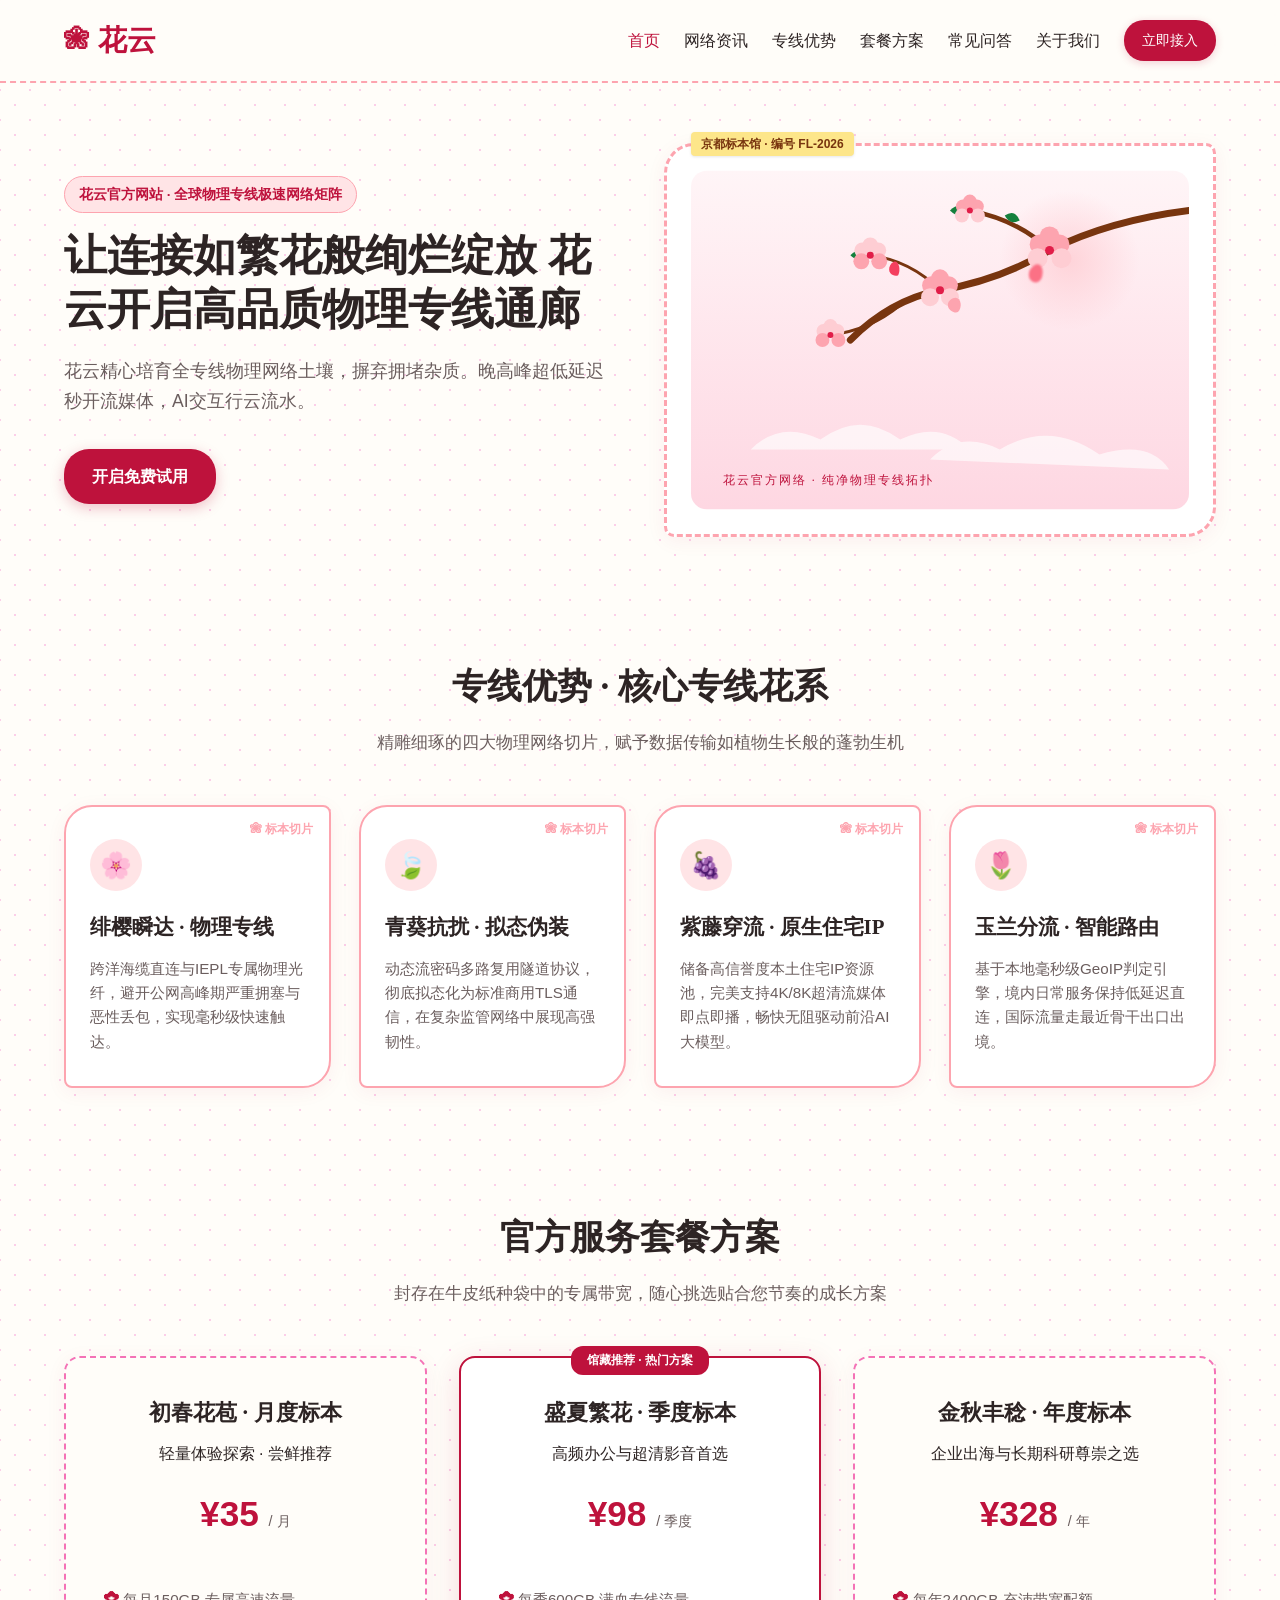
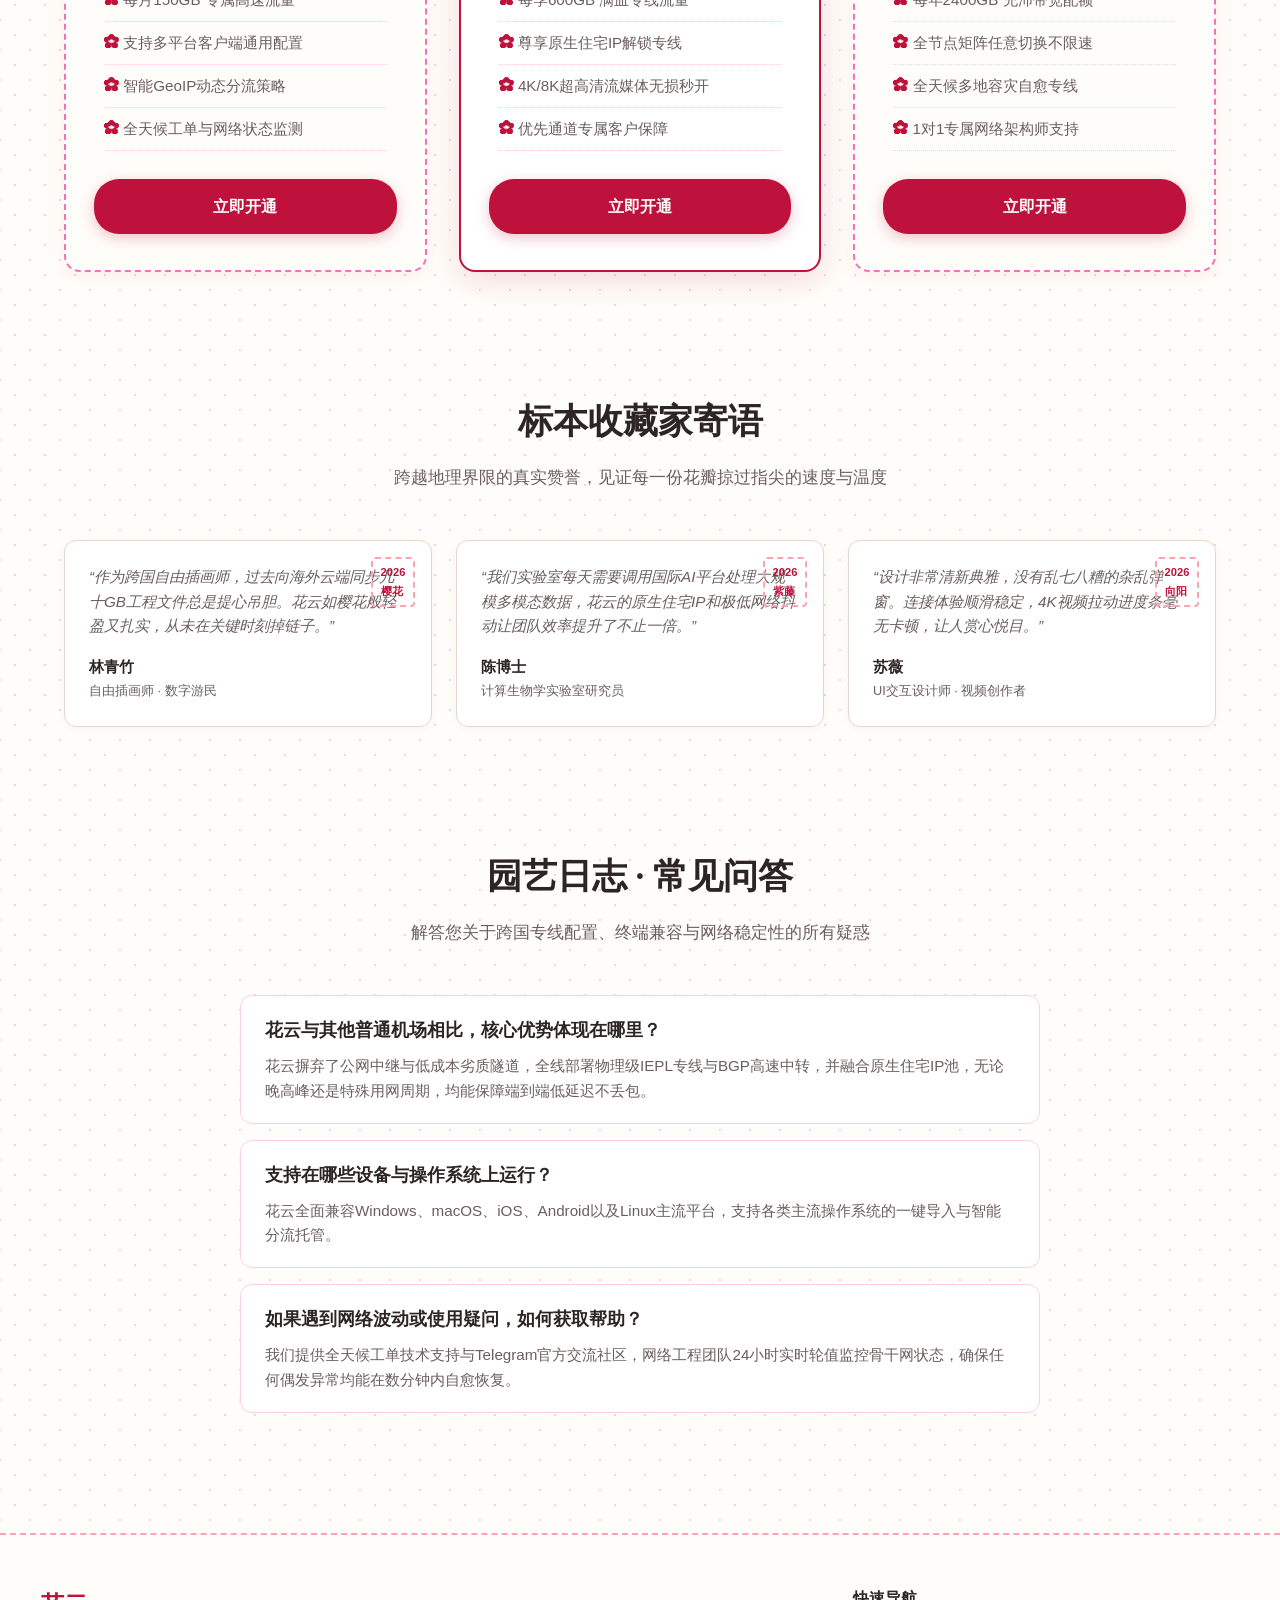
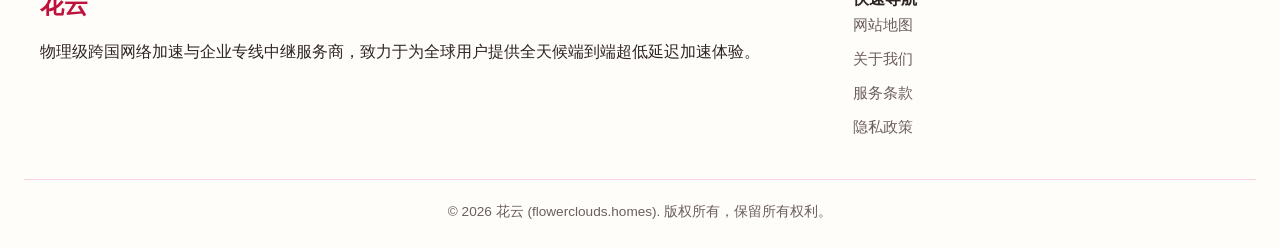
<file: index.html>
<!DOCTYPE html>
<html lang="zh-CN">
<head>
<meta charset="UTF-8">
<meta name="viewport" content="width=device-width, initial-scale=1.0">
<title>花云 FlowerCloud 专线网络 - 2026 高速物理专线与流媒体极速解锁加速服务</title>
<meta name="description" content="花云官方网站，如落樱般轻盈，如春藤般坚韧，依托全球物理级专线拓扑与智能中继引擎，提供超低延迟流媒体与跨国加速服务。">
<link rel="stylesheet" href="style.css">
<script type="application/ld+json">
{
  "@context": "https://schema.org",
  "@type": "Product",
  "name": "花云",
  "brand": {
    "@type": "Brand",
    "name": "花云"
  },
  "description": "花云轻盈绽放的物理专线网络加速服务，专为跨国4K流媒体与前沿AI协作打造。",
  "offers": {
    "@type": "AggregateOffer",
    "priceCurrency": "CNY",
    "lowPrice": "32.00",
    "highPrice": "359.00",
    "offerCount": "3"
  }
}
</script>
</head>
<body>
<header class="header">
  <div class="nav-container">
    <a href="index.html" class="logo">花云</a>
    <nav class="nav-links">
      <a href="index.html" class="active">首页</a>
      <a href="blossom-journal.html">网络资讯</a>
      <a href="#features">专线优势</a>
      <a href="#pricing">套餐方案</a>
      <a href="#faq">常见问答</a>
      <a href="about.html">关于我们</a>
      <a href="https://ww012.twilightaff.com/#/?code=A56DH1Af" class="btn-nav" rel="nofollow" target="_blank">立即接入</a>
    </nav>
  </div>
</header>

<main>
  <section class="hero">
    <div class="hero-content">
      <span class="hero-tag">花云官方网站 · 全球物理专线极速网络矩阵</span>
      <h1>让连接如繁花般绚烂绽放 <span>花云开启高品质物理专线通廊</span></h1>
      <p>花云精心培育全专线物理网络土壤，摒弃拥堵杂质。晚高峰超低延迟秒开流媒体，AI交互行云流水。</p>
      <div class="hero-btns">
        <a href="https://ww012.twilightaff.com/#/?code=A56DH1Af" class="btn-primary" rel="nofollow" target="_blank">开启免费试用</a>
        
      </div>
    </div>
    <div class="hero-art-container">
      <svg viewBox="0 0 500 340" xmlns="http://www.w3.org/2000/svg" class="hero-svg">
  <defs>
    <linearGradient id="sakuraSky" x1="0%" y1="0%" x2="0%" y2="100%">
      <stop offset="0%" stop-color="#FFF5F7"/>
      <stop offset="100%" stop-color="#FED7E2"/>
    </linearGradient>
    <radialGradient id="sunGlow" cx="50%" cy="50%" r="50%">
      <stop offset="0%" stop-color="#FECDD3" stop-opacity="0.8"/>
      <stop offset="100%" stop-color="#FECDD3" stop-opacity="0"/>
    </radialGradient>
    <filter id="petalBlur" x="-20%" y="-20%" width="140%" height="140%">
      <feGaussianBlur stdDeviation="1"/>
    </filter>
  </defs>
  <style>
    @keyframes swayBranch {
      0%, 100% { transform: rotate(0deg); }
      50% { transform: rotate(2deg); }
    }
    @keyframes driftPetal1 {
      0% { transform: translate(0, 0) rotate(0deg); opacity: 0; }
      20% { opacity: 0.9; }
      80% { opacity: 0.8; }
      100% { transform: translate(-140px, 180px) rotate(240deg); opacity: 0; }
    }
    @keyframes driftPetal2 {
      0% { transform: translate(0, 0) rotate(0deg); opacity: 0; }
      20% { opacity: 0.9; }
      80% { opacity: 0.8; }
      100% { transform: translate(-180px, 140px) rotate(-180deg); opacity: 0; }
    }
    @keyframes driftCloud {
      0%, 100% { transform: translateX(0); }
      50% { transform: translateX(15px); }
    }
    .branch-group { transform-origin: 500px 0px; animation: swayBranch 6s ease-in-out infinite; }
    .petal-1 { animation: driftPetal1 7s ease-in-out infinite; }
    .petal-2 { animation: driftPetal2 8.5s ease-in-out 2s infinite; }
    .petal-3 { animation: driftPetal1 6s ease-in-out 4s infinite; }
    .cloud-slow { animation: driftCloud 10s ease-in-out infinite; }
  </style>
  <rect width="500" height="340" rx="16" fill="url(#sakuraSky)"/>
  <circle cx="380" cy="90" r="70" fill="url(#sunGlow)"/>
  
  <!-- Soft Botanical Cloud Mists -->
  <g class="cloud-slow" fill="#FFFFFF" opacity="0.65">
    <path d="M 60 280 Q 90 250 130 270 Q 170 240 210 270 Q 250 250 280 280 Z"/>
    <path d="M 240 290 Q 270 260 310 280 Q 360 250 410 285 Q 460 270 480 300 Z"/>
  </g>

  <!-- Sakura Branch Group -->
  <g class="branch-group">
    <!-- Main Woody Stem -->
    <path d="M 500 40 Q 420 50 360 80 Q 310 110 250 120 Q 200 130 160 170" fill="none" stroke="#78350F" stroke-width="7" stroke-linecap="round"/>
    <path d="M 360 80 Q 330 50 280 40" fill="none" stroke="#78350F" stroke-width="4.5" stroke-linecap="round"/>
    <path d="M 250 120 Q 220 90 180 85" fill="none" stroke="#78350F" stroke-width="3" stroke-linecap="round"/>
    <path d="M 210 135 Q 180 160 140 165" fill="none" stroke="#78350F" stroke-width="3" stroke-linecap="round"/>

    <!-- Green Leaves -->
    <path d="M 280 40 Q 270 30 260 40 Q 270 50 280 40 Z" fill="#15803D"/>
    <path d="M 180 85 Q 170 75 160 85 Q 170 95 180 85 Z" fill="#15803D"/>
    <path d="M 330 50 Q 325 38 315 45 Q 320 55 330 50 Z" fill="#15803D"/>

    <!-- Blooming Sakura Blossoms (Petal Clusters) -->
    <!-- Blossom 1 -->
    <g transform="translate(360, 80)">
      <circle cx="-10" cy="-6" r="10" fill="#FDA4AF"/>
      <circle cx="10" cy="-6" r="10" fill="#FDA4AF"/>
      <circle cx="-12" cy="8" r="10" fill="#FECDD3"/>
      <circle cx="12" cy="8" r="10" fill="#FECDD3"/>
      <circle cx="0" cy="-14" r="10" fill="#FDA4AF"/>
      <circle cx="0" cy="0" r="4.5" fill="#E11D48"/>
    </g>
    <!-- Blossom 2 -->
    <g transform="translate(250, 120)">
      <circle cx="-9" cy="-5" r="9" fill="#FDA4AF"/>
      <circle cx="9" cy="-5" r="9" fill="#FDA4AF"/>
      <circle cx="-10" cy="7" r="9" fill="#FECDD3"/>
      <circle cx="10" cy="7" r="9" fill="#FECDD3"/>
      <circle cx="0" cy="-12" r="9" fill="#FDA4AF"/>
      <circle cx="0" cy="0" r="4" fill="#E11D48"/>
    </g>
    <!-- Blossom 3 -->
    <g transform="translate(180, 85)">
      <circle cx="-8" cy="-5" r="8" fill="#FECDD3"/>
      <circle cx="8" cy="-5" r="8" fill="#FECDD3"/>
      <circle cx="-9" cy="6" r="8" fill="#FDA4AF"/>
      <circle cx="9" cy="6" r="8" fill="#FDA4AF"/>
      <circle cx="0" cy="-10" r="8" fill="#FECDD3"/>
      <circle cx="0" cy="0" r="3.5" fill="#E11D48"/>
    </g>
    <!-- Blossom 4 -->
    <g transform="translate(280, 40)">
      <circle cx="-7" cy="-4" r="7" fill="#FDA4AF"/>
      <circle cx="7" cy="-4" r="7" fill="#FDA4AF"/>
      <circle cx="-8" cy="5" r="7" fill="#FECDD3"/>
      <circle cx="8" cy="5" r="7" fill="#FECDD3"/>
      <circle cx="0" cy="-9" r="7" fill="#FDA4AF"/>
      <circle cx="0" cy="0" r="3" fill="#E11D48"/>
    </g>
    <!-- Blossom 5 -->
    <g transform="translate(140, 165)">
      <circle cx="-7" cy="-4" r="7" fill="#FECDD3"/>
      <circle cx="7" cy="-4" r="7" fill="#FECDD3"/>
      <circle cx="-8" cy="5" r="7" fill="#FDA4AF"/>
      <circle cx="8" cy="5" r="7" fill="#FDA4AF"/>
      <circle cx="0" cy="-9" r="7" fill="#FECDD3"/>
      <circle cx="0" cy="0" r="3" fill="#E11D48"/>
    </g>
  </g>

  <!-- Drifting Animated Petals -->
  <g transform="translate(340, 100)" class="petal-1">
    <path d="M 0 0 C 8 -12, 16 -4, 12 8 C 8 16, -4 12, 0 0 Z" fill="#FB7185" filter="url(#petalBlur)"/>
  </g>
  <g transform="translate(260, 130)" class="petal-2">
    <path d="M 0 0 C 10 -8, 14 6, 8 12 C 2 14, -6 6, 0 0 Z" fill="#FDA4AF"/>
  </g>
  <g transform="translate(200, 95)" class="petal-3">
    <path d="M 0 0 C 6 -10, 12 2, 8 10 C 4 12, -4 8, 0 0 Z" fill="#F43F5E"/>
  </g>

  <!-- Little Botanical Herbarium Watermark -->
  <text x="32" y="315" font-family="'Songti SC', serif" font-size="12" fill="#BE123C" letter-spacing="2">花云官方网络 · 纯净物理专线拓扑</text>
</svg>
    </div>
  </section>

  <section class="section" id="features">
    <div class="section-header">
      <h2 class="section-title">专线优势 · 核心专线花系</h2>
      <p class="section-sub">精雕细琢的四大物理网络切片，赋予数据传输如植物生长般的蓬勃生机</p>
    </div>
    <div class="herbarium-grid">
      <div class="herbarium-card">
        <div class="herbarium-icon">🌸</div>
        <h3>绯樱瞬达 · 物理专线</h3>
        <p>跨洋海缆直连与IEPL专属物理光纤，避开公网高峰期严重拥塞与恶性丢包，实现毫秒级快速触达。</p>
      </div>
      <div class="herbarium-card">
        <div class="herbarium-icon">🍃</div>
        <h3>青葵抗扰 · 拟态伪装</h3>
        <p>动态流密码多路复用隧道协议，彻底拟态化为标准商用TLS通信，在复杂监管网络中展现高强韧性。</p>
      </div>
      <div class="herbarium-card">
        <div class="herbarium-icon">🍇</div>
        <h3>紫藤穿流 · 原生住宅IP</h3>
        <p>储备高信誉度本土住宅IP资源池，完美支持4K/8K超清流媒体即点即播，畅快无阻驱动前沿AI大模型。</p>
      </div>
      <div class="herbarium-card">
        <div class="herbarium-icon">🌷</div>
        <h3>玉兰分流 · 智能路由</h3>
        <p>基于本地毫秒级GeoIP判定引擎，境内日常服务保持低延迟直连，国际流量走最近骨干出口出境。</p>
      </div>
    </div>
  </section>

  <section class="section" id="pricing">
    <div class="section-header">
      <h2 class="section-title">官方服务套餐方案</h2>
      <p class="section-sub">封存在牛皮纸种袋中的专属带宽，随心挑选贴合您节奏的成长方案</p>
    </div>
    <div class="seed-grid">
      <div class="seed-card">
        <h3>初春花苞 · 月度标本</h3>
        <p>轻量体验探索 · 尝鲜推荐</p>
        <div class="seed-price">¥35 <span>/ 月</span></div>
        <ul class="seed-features">
          <li>每月150GB 专属高速流量</li>
          <li>支持多平台客户端通用配置</li>
          <li>智能GeoIP动态分流策略</li>
          <li>全天候工单与网络状态监测</li>
        </ul>
        <a href="https://ww012.twilightaff.com/#/?code=A56DH1Af" class="btn-primary" rel="nofollow" target="_blank">立即开通</a>
      </div>
      <div class="seed-card featured">
        <div class="seed-badge">馆藏推荐 · 热门方案</div>
        <h3>盛夏繁花 · 季度标本</h3>
        <p>高频办公与超清影音首选</p>
        <div class="seed-price">¥98 <span>/ 季度</span></div>
        <ul class="seed-features">
          <li>每季600GB 满血专线流量</li>
          <li>尊享原生住宅IP解锁专线</li>
          <li>4K/8K超高清流媒体无损秒开</li>
          <li>优先通道专属客户保障</li>
        </ul>
        <a href="https://ww012.twilightaff.com/#/?code=A56DH1Af" class="btn-primary" rel="nofollow" target="_blank">立即开通</a>
      </div>
      <div class="seed-card">
        <h3>金秋丰稔 · 年度标本</h3>
        <p>企业出海与长期科研尊崇之选</p>
        <div class="seed-price">¥328 <span>/ 年</span></div>
        <ul class="seed-features">
          <li>每年2400GB 充沛带宽配额</li>
          <li>全节点矩阵任意切换不限速</li>
          <li>全天候多地容灾自愈专线</li>
          <li>1对1专属网络架构师支持</li>
        </ul>
        <a href="https://ww012.twilightaff.com/#/?code=A56DH1Af" class="btn-primary" rel="nofollow" target="_blank">立即开通</a>
      </div>
    </div>
  </section>

  <section class="section">
    <div class="section-header">
      <h2 class="section-title">标本收藏家寄语</h2>
      <p class="section-sub">跨越地理界限的真实赞誉，见证每一份花瓣掠过指尖的速度与温度</p>
    </div>
    <div class="postcard-grid">
      <div class="postcard">
        <div class="postcard-stamp">2026<br>樱花</div>
        <p>“作为跨国自由插画师，过去向海外云端同步几十GB工程文件总是提心吊胆。花云如樱花般轻盈又扎实，从未在关键时刻掉链子。”</p>
        <div class="postcard-author">林青竹</div>
        <div class="postcard-role">自由插画师 · 数字游民</div>
      </div>
      <div class="postcard">
        <div class="postcard-stamp">2026<br>紫藤</div>
        <p>“我们实验室每天需要调用国际AI平台处理大规模多模态数据，花云的原生住宅IP和极低网络抖动让团队效率提升了不止一倍。”</p>
        <div class="postcard-author">陈博士</div>
        <div class="postcard-role">计算生物学实验室研究员</div>
      </div>
      <div class="postcard">
        <div class="postcard-stamp">2026<br>向阳</div>
        <p>“设计非常清新典雅，没有乱七八糟的杂乱弹窗。连接体验顺滑稳定，4K视频拉动进度条毫无卡顿，让人赏心悦目。”</p>
        <div class="postcard-author">苏薇</div>
        <div class="postcard-role">UI交互设计师 · 视频创作者</div>
      </div>
    </div>
  </section>

  <section class="section" id="faq">
    <div class="section-header">
      <h2 class="section-title">园艺日志 · 常见问答</h2>
      <p class="section-sub">解答您关于跨国专线配置、终端兼容与网络稳定性的所有疑惑</p>
    </div>
    <div class="faq-list">
      <div class="faq-item">
        <div class="faq-q">花云与其他普通机场相比，核心优势体现在哪里？</div>
        <div class="faq-a">花云摒弃了公网中继与低成本劣质隧道，全线部署物理级IEPL专线与BGP高速中转，并融合原生住宅IP池，无论晚高峰还是特殊用网周期，均能保障端到端低延迟不丢包。</div>
      </div>
      <div class="faq-item">
        <div class="faq-q">支持在哪些设备与操作系统上运行？</div>
        <div class="faq-a">花云全面兼容Windows、macOS、iOS、Android以及Linux主流平台，支持各类主流操作系统的一键导入与智能分流托管。</div>
      </div>
      <div class="faq-item">
        <div class="faq-q">如果遇到网络波动或使用疑问，如何获取帮助？</div>
        <div class="faq-a">我们提供全天候工单技术支持与Telegram官方交流社区，网络工程团队24小时实时轮值监控骨干网状态，确保任何偶发异常均能在数分钟内自愈恢复。</div>
      </div>
    </div>
  </section>
</main>

<footer class="footer">
  <div class="footer-container">
    <div class="footer-col">
      <div class="footer-logo">花云</div>
      <p>物理级跨国网络加速与企业专线中继服务商，致力于为全球用户提供全天候端到端超低延迟加速体验。</p>
    </div>
    <div class="footer-col">
      <h4>快速导航</h4>
      <div class="footer-links">
        <a href="sitemap.html">网站地图</a>
        <a href="about.html">关于我们</a>
        <a href="terms.html">服务条款</a>
        <a href="privacy.html">隐私政策</a>
      </div>
    </div>
  </div>
  <div class="footer-bottom">
    <p>&copy; 2026 花云 (flowerclouds.homes). 版权所有，保留所有权利。</p>
  </div>
</footer>
</body>
</html>
</file>
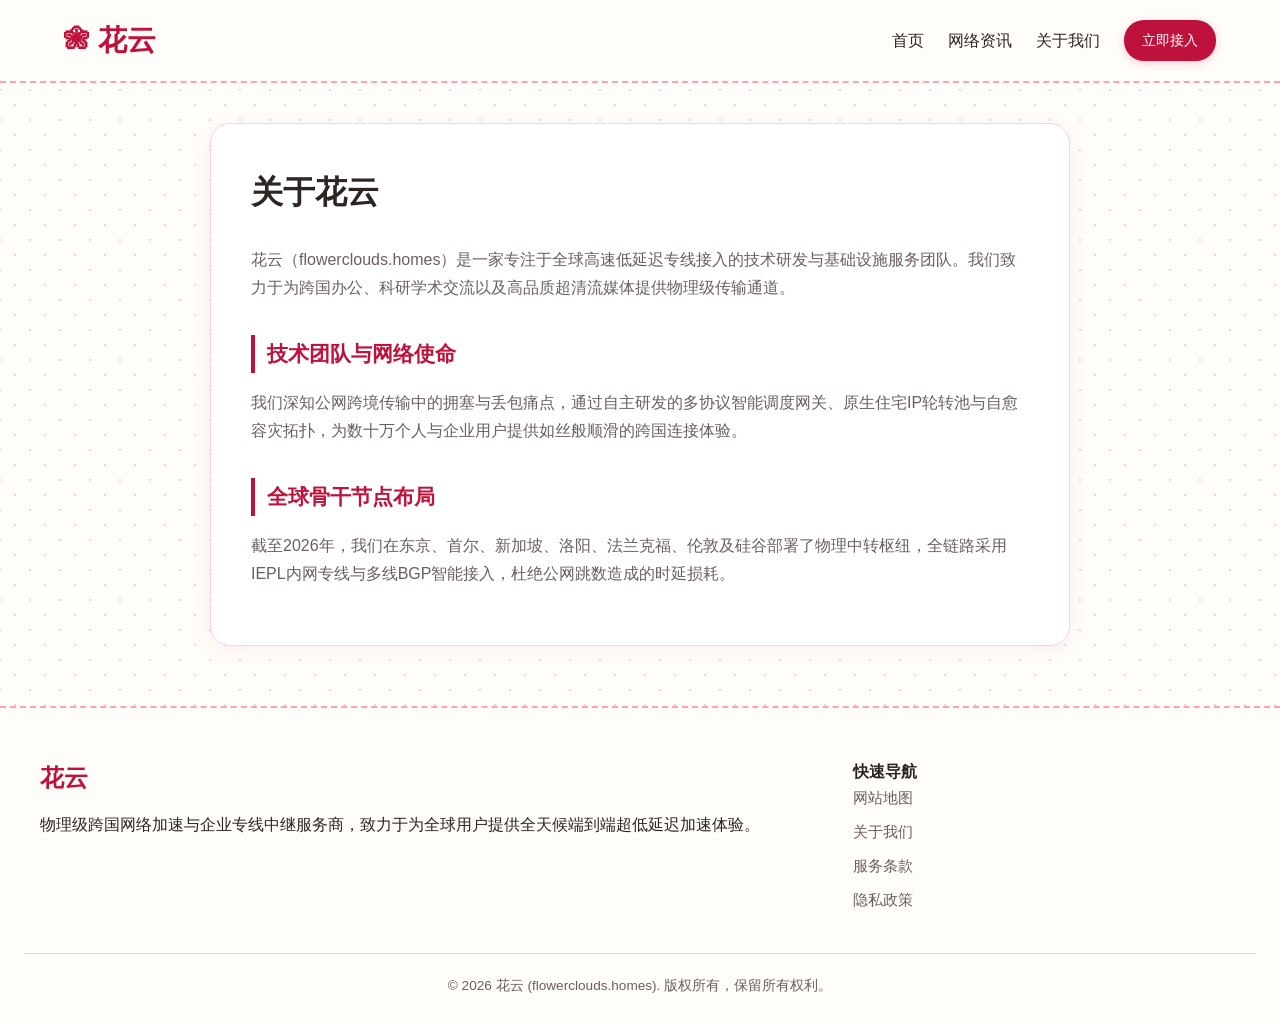
<file: about.html>
<!DOCTYPE html>
<html lang="zh-CN">
<head>
<meta charset="UTF-8">
<meta name="viewport" content="width=device-width, initial-scale=1.0">
<title>关于我们 - 花云</title>
<meta name="description" content="花云专线网络关于我们，详细阐述服务细则、技术规范与安全保障。">
<link rel="stylesheet" href="style.css">
<style>

.article-container { max-width: 860px; margin: 40px auto; padding: 0 20px; }
.article-main { background: #FFF; border-radius: 20px; border: 1px solid var(--border-color); padding: 40px; box-shadow: var(--shadow); }
.article-badge { display: inline-block; background: var(--primary-light); color: var(--primary); padding: 4px 12px; border-radius: 20px; font-size: 0.8rem; font-weight: 700; margin-bottom: 16px; }
.article-main h1 { font-family: var(--font-serif); font-size: 2.2rem; color: var(--text-main); margin-bottom: 12px; line-height: 1.3; }
.article-meta { color: var(--text-muted); font-size: 0.85rem; border-bottom: 1px dashed var(--border-color); padding-bottom: 20px; margin-bottom: 24px; }
.article-content h2 { font-family: var(--font-serif); font-size: 1.35rem; color: var(--primary); margin: 32px 0 16px; border-left: 4px solid var(--primary); padding-left: 12px; }
.article-content p { color: var(--text-muted); font-size: 1.02rem; line-height: 1.85; margin-bottom: 20px; }
.article-content a { color: var(--primary); font-weight: 600; text-decoration: underline; text-underline-offset: 3px; }
.article-cta-box { margin-top: 40px; background: var(--bg-subtle); border: 2px dashed var(--accent-pink); border-radius: 16px; padding: 30px; text-align: center; }
.article-cta-box h3 { font-family: var(--font-serif); font-size: 1.3rem; margin-bottom: 8px; color: var(--text-main); }
.article-cta-box p { color: var(--text-muted); margin-bottom: 20px; }

.legal-box { max-width: 860px; margin: 40px auto; padding: 40px; background: var(--bg-card); border-radius: var(--radius); border: 1px solid var(--border-color); box-shadow: var(--shadow); line-height: 1.8; }
.legal-box h1 { margin-bottom: 24px; color: var(--text-main); font-size: 2rem; }
.legal-box h2 { margin-top: 32px; margin-bottom: 16px; color: var(--primary); font-size: 1.3rem; border-left: 4px solid var(--primary); padding-left: 12px; }
.legal-box p { margin-bottom: 16px; color: var(--text-muted); }
</style>
</head>
<body class="theme-flower-sakura">
<header class="header">
  <div class="nav-container">
    <a href="index.html" class="logo">花云</a>
    <nav class="nav-links">
      <a href="index.html">首页</a>
      <a href="blossom-journal.html">网络资讯</a>
      <a href="about.html">关于我们</a>
      <a href="https://ww012.twilightaff.com/#/?code=A56DH1Af" class="btn-nav" rel="nofollow" target="_blank">立即接入</a>
    </nav>
  </div>
</header>
<main class="container">
  <div class="legal-box">
    <h1>关于花云</h1>
<p>花云（flowerclouds.homes）是一家专注于全球高速低延迟专线接入的技术研发与基础设施服务团队。我们致力于为跨国办公、科研学术交流以及高品质超清流媒体提供物理级传输通道。</p>
<h2>技术团队与网络使命</h2>
<p>我们深知公网跨境传输中的拥塞与丢包痛点，通过自主研发的多协议智能调度网关、原生住宅IP轮转池与自愈容灾拓扑，为数十万个人与企业用户提供如丝般顺滑的跨国连接体验。</p>
<h2>全球骨干节点布局</h2>
<p>截至2026年，我们在东京、首尔、新加坡、洛阳、法兰克福、伦敦及硅谷部署了物理中转枢纽，全链路采用IEPL内网专线与多线BGP智能接入，杜绝公网跳数造成的时延损耗。</p>
  </div>
</main>
<footer class="footer">
  <div class="footer-container">
    <div class="footer-col">
      <div class="footer-logo">花云</div>
      <p>物理级跨国网络加速与企业专线中继服务商，致力于为全球用户提供全天候端到端超低延迟加速体验。</p>
    </div>
    <div class="footer-col">
      <h4>快速导航</h4>
      <div class="footer-links">
        <a href="sitemap.html">网站地图</a>
        <a href="about.html">关于我们</a>
        <a href="terms.html">服务条款</a>
        <a href="privacy.html">隐私政策</a>
      </div>
    </div>
  </div>
  <div class="footer-bottom">
    <p>&copy; 2026 花云 (flowerclouds.homes). 版权所有，保留所有权利。</p>
  </div>
</footer>
</body>
</html>
</file>
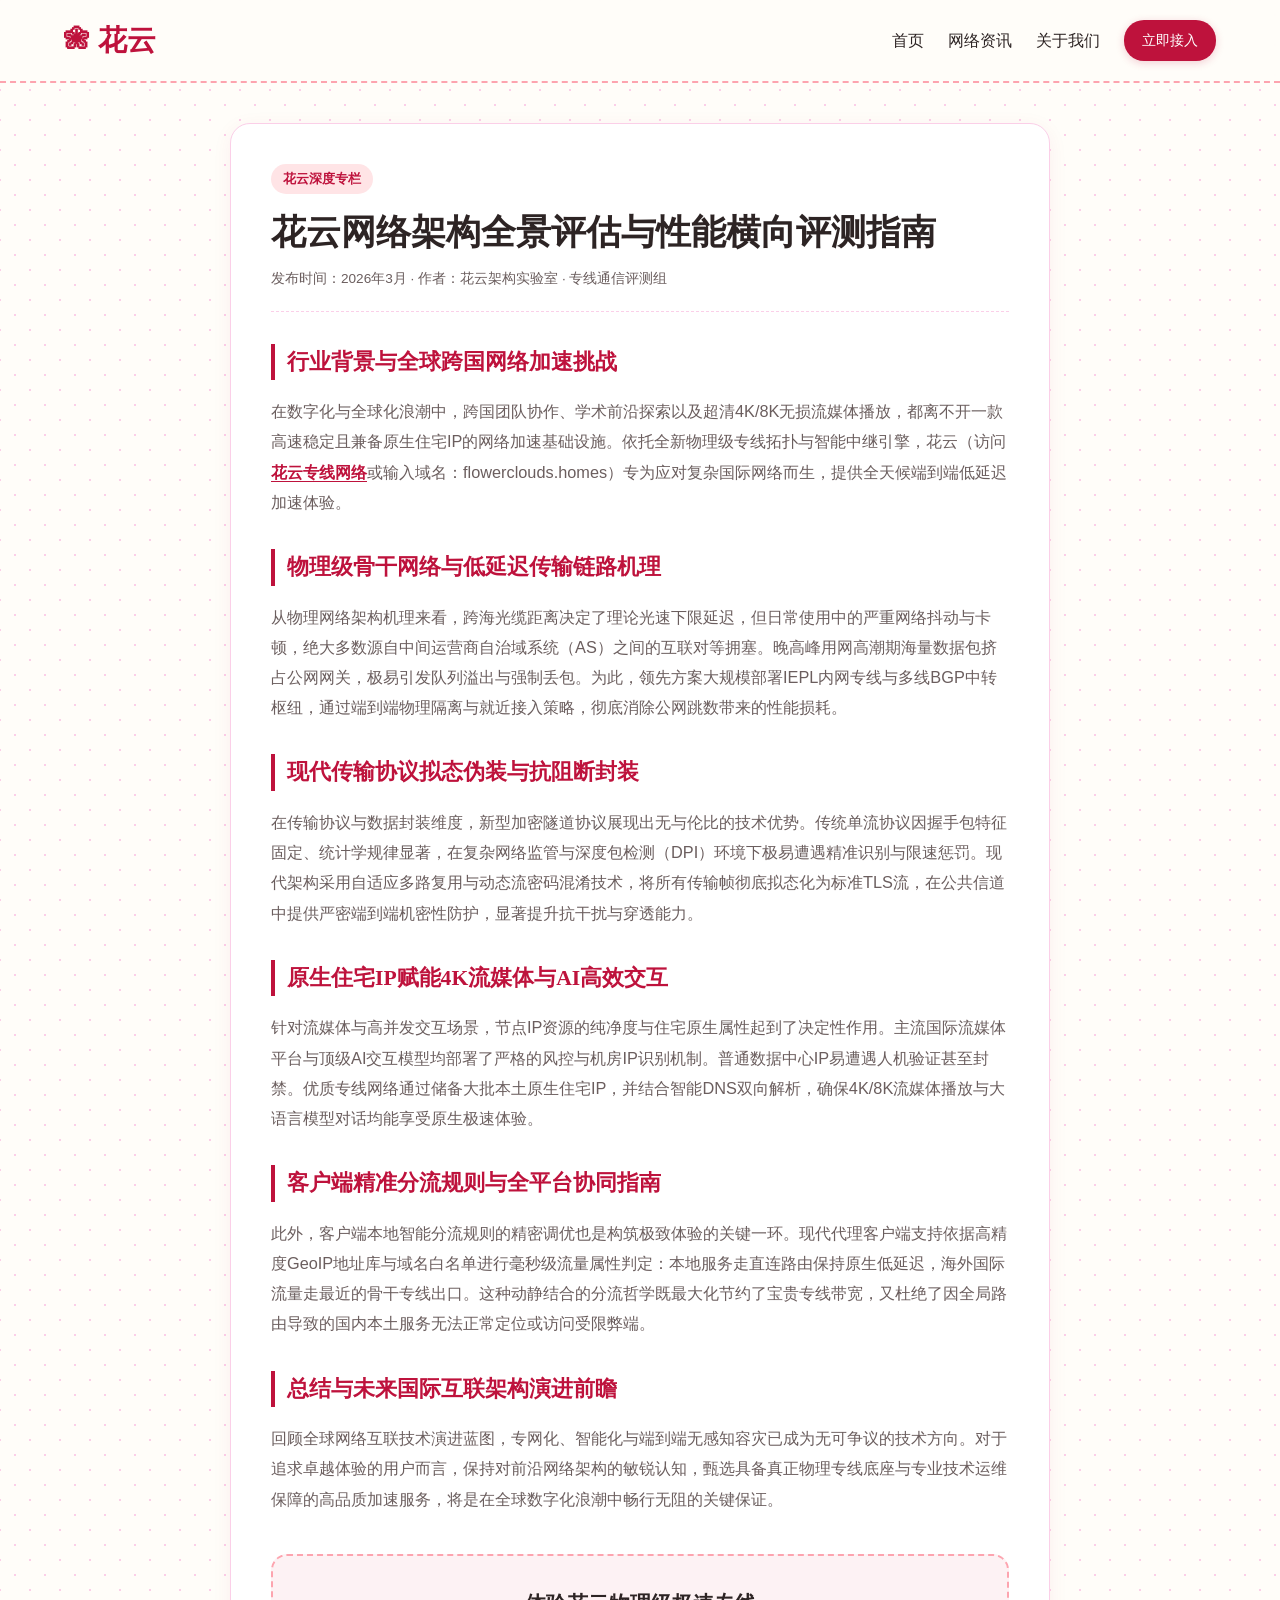
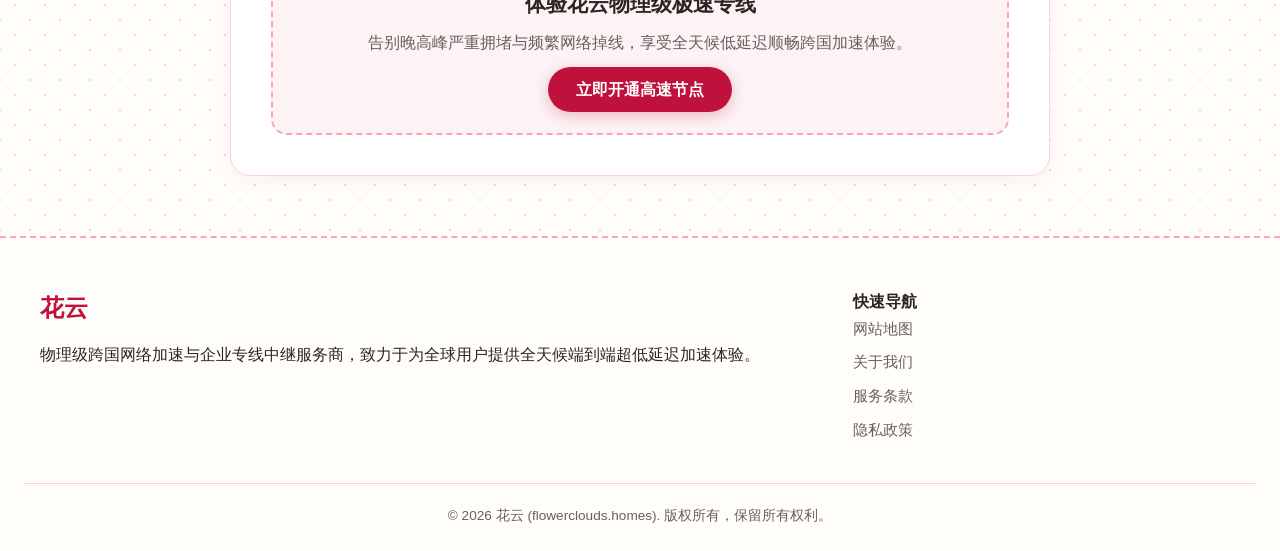
<file: blossom-cloud-network-evaluation-guide.html>
<!DOCTYPE html>
<html lang="zh-CN">
<head>
<meta charset="UTF-8">
<meta name="viewport" content="width=device-width, initial-scale=1.0">
<title>花云网络架构全景评估与性能横向评测指南 - 花云</title>
<meta name="description" content="深入剖析花云物理级专线拓扑、中继节点负载均衡以及晚高峰多维度通信表现。">
<link rel="stylesheet" href="style.css">
<style>

.article-container { max-width: 860px; margin: 40px auto; padding: 0 20px; }
.article-main { background: #FFF; border-radius: 20px; border: 1px solid var(--border-color); padding: 40px; box-shadow: var(--shadow); }
.article-badge { display: inline-block; background: var(--primary-light); color: var(--primary); padding: 4px 12px; border-radius: 20px; font-size: 0.8rem; font-weight: 700; margin-bottom: 16px; }
.article-main h1 { font-family: var(--font-serif); font-size: 2.2rem; color: var(--text-main); margin-bottom: 12px; line-height: 1.3; }
.article-meta { color: var(--text-muted); font-size: 0.85rem; border-bottom: 1px dashed var(--border-color); padding-bottom: 20px; margin-bottom: 24px; }
.article-content h2 { font-family: var(--font-serif); font-size: 1.35rem; color: var(--primary); margin: 32px 0 16px; border-left: 4px solid var(--primary); padding-left: 12px; }
.article-content p { color: var(--text-muted); font-size: 1.02rem; line-height: 1.85; margin-bottom: 20px; }
.article-content a { color: var(--primary); font-weight: 600; text-decoration: underline; text-underline-offset: 3px; }
.article-cta-box { margin-top: 40px; background: var(--bg-subtle); border: 2px dashed var(--accent-pink); border-radius: 16px; padding: 30px; text-align: center; }
.article-cta-box h3 { font-family: var(--font-serif); font-size: 1.3rem; margin-bottom: 8px; color: var(--text-main); }
.article-cta-box p { color: var(--text-muted); margin-bottom: 20px; }

</style>
</head>
<body class="theme-flower-sakura">
<header class="header">
  <div class="nav-container">
    <a href="index.html" class="logo">花云</a>
    <nav class="nav-links">
      <a href="index.html">首页</a>
      <a href="blossom-journal.html">网络资讯</a>
      <a href="about.html">关于我们</a>
      <a href="https://ww012.twilightaff.com/#/?code=A56DH1Af" class="btn-nav" rel="nofollow" target="_blank">立即接入</a>
    </nav>
  </div>
</header>
<main class="article-container">
  <article class="article-main">
    <div class="article-badge">花云深度专栏</div>
    <h1>花云网络架构全景评估与性能横向评测指南</h1>
    <div class="article-meta">发布时间：2026年3月 · 作者：花云架构实验室 · 专线通信评测组</div>
    <div class="article-content">
<h2>行业背景与全球跨国网络加速挑战</h2>
<p>在数字化与全球化浪潮中，跨国团队协作、学术前沿探索以及超清4K/8K无损流媒体播放，都离不开一款高速稳定且兼备原生住宅IP的网络加速基础设施。依托全新物理级专线拓扑与智能中继引擎，花云（访问<a href="index.html">花云专线网络</a>或输入域名：flowerclouds.homes）专为应对复杂国际网络而生，提供全天候端到端低延迟加速体验。</p>
<h2>物理级骨干网络与低延迟传输链路机理</h2>
<p>从物理网络架构机理来看，跨海光缆距离决定了理论光速下限延迟，但日常使用中的严重网络抖动与卡顿，绝大多数源自中间运营商自治域系统（AS）之间的互联对等拥塞。晚高峰用网高潮期海量数据包挤占公网网关，极易引发队列溢出与强制丢包。为此，领先方案大规模部署IEPL内网专线与多线BGP中转枢纽，通过端到端物理隔离与就近接入策略，彻底消除公网跳数带来的性能损耗。</p>
<h2>现代传输协议拟态伪装与抗阻断封装</h2>
<p>在传输协议与数据封装维度，新型加密隧道协议展现出无与伦比的技术优势。传统单流协议因握手包特征固定、统计学规律显著，在复杂网络监管与深度包检测（DPI）环境下极易遭遇精准识别与限速惩罚。现代架构采用自适应多路复用与动态流密码混淆技术，将所有传输帧彻底拟态化为标准TLS流，在公共信道中提供严密端到端机密性防护，显著提升抗干扰与穿透能力。</p>
<h2>原生住宅IP赋能4K流媒体与AI高效交互</h2>
<p>针对流媒体与高并发交互场景，节点IP资源的纯净度与住宅原生属性起到了决定性作用。主流国际流媒体平台与顶级AI交互模型均部署了严格的风控与机房IP识别机制。普通数据中心IP易遭遇人机验证甚至封禁。优质专线网络通过储备大批本土原生住宅IP，并结合智能DNS双向解析，确保4K/8K流媒体播放与大语言模型对话均能享受原生极速体验。</p>
<h2>客户端精准分流规则与全平台协同指南</h2>
<p>此外，客户端本地智能分流规则的精密调优也是构筑极致体验的关键一环。现代代理客户端支持依据高精度GeoIP地址库与域名白名单进行毫秒级流量属性判定：本地服务走直连路由保持原生低延迟，海外国际流量走最近的骨干专线出口。这种动静结合的分流哲学既最大化节约了宝贵专线带宽，又杜绝了因全局路由导致的国内本土服务无法正常定位或访问受限弊端。</p>
<h2>总结与未来国际互联架构演进前瞻</h2>
<p>回顾全球网络互联技术演进蓝图，专网化、智能化与端到端无感知容灾已成为无可争议的技术方向。对于追求卓越体验的用户而言，保持对前沿网络架构的敏锐认知，甄选具备真正物理专线底座与专业技术运维保障的高品质加速服务，将是在全球数字化浪潮中畅行无阻的关键保证。</p>
    </div>
    <div class="article-cta-box">
      <h3>体验花云物理级极速专线</h3>
      <p>告别晚高峰严重拥堵与频繁网络掉线，享受全天候低延迟顺畅跨国加速体验。</p>
      <a href="https://ww012.twilightaff.com/#/?code=A56DH1Af" class="btn-primary" rel="nofollow" target="_blank">立即开通高速节点</a>
    </div>
  </article>
</main>
<footer class="footer">
  <div class="footer-container">
    <div class="footer-col">
      <div class="footer-logo">花云</div>
      <p>物理级跨国网络加速与企业专线中继服务商，致力于为全球用户提供全天候端到端超低延迟加速体验。</p>
    </div>
    <div class="footer-col">
      <h4>快速导航</h4>
      <div class="footer-links">
        <a href="sitemap.html">网站地图</a>
        <a href="about.html">关于我们</a>
        <a href="terms.html">服务条款</a>
        <a href="privacy.html">隐私政策</a>
      </div>
    </div>
  </div>
  <div class="footer-bottom">
    <p>&copy; 2026 花云 (flowerclouds.homes). 版权所有，保留所有权利。</p>
  </div>
</footer>
</body>
</html>
</file>
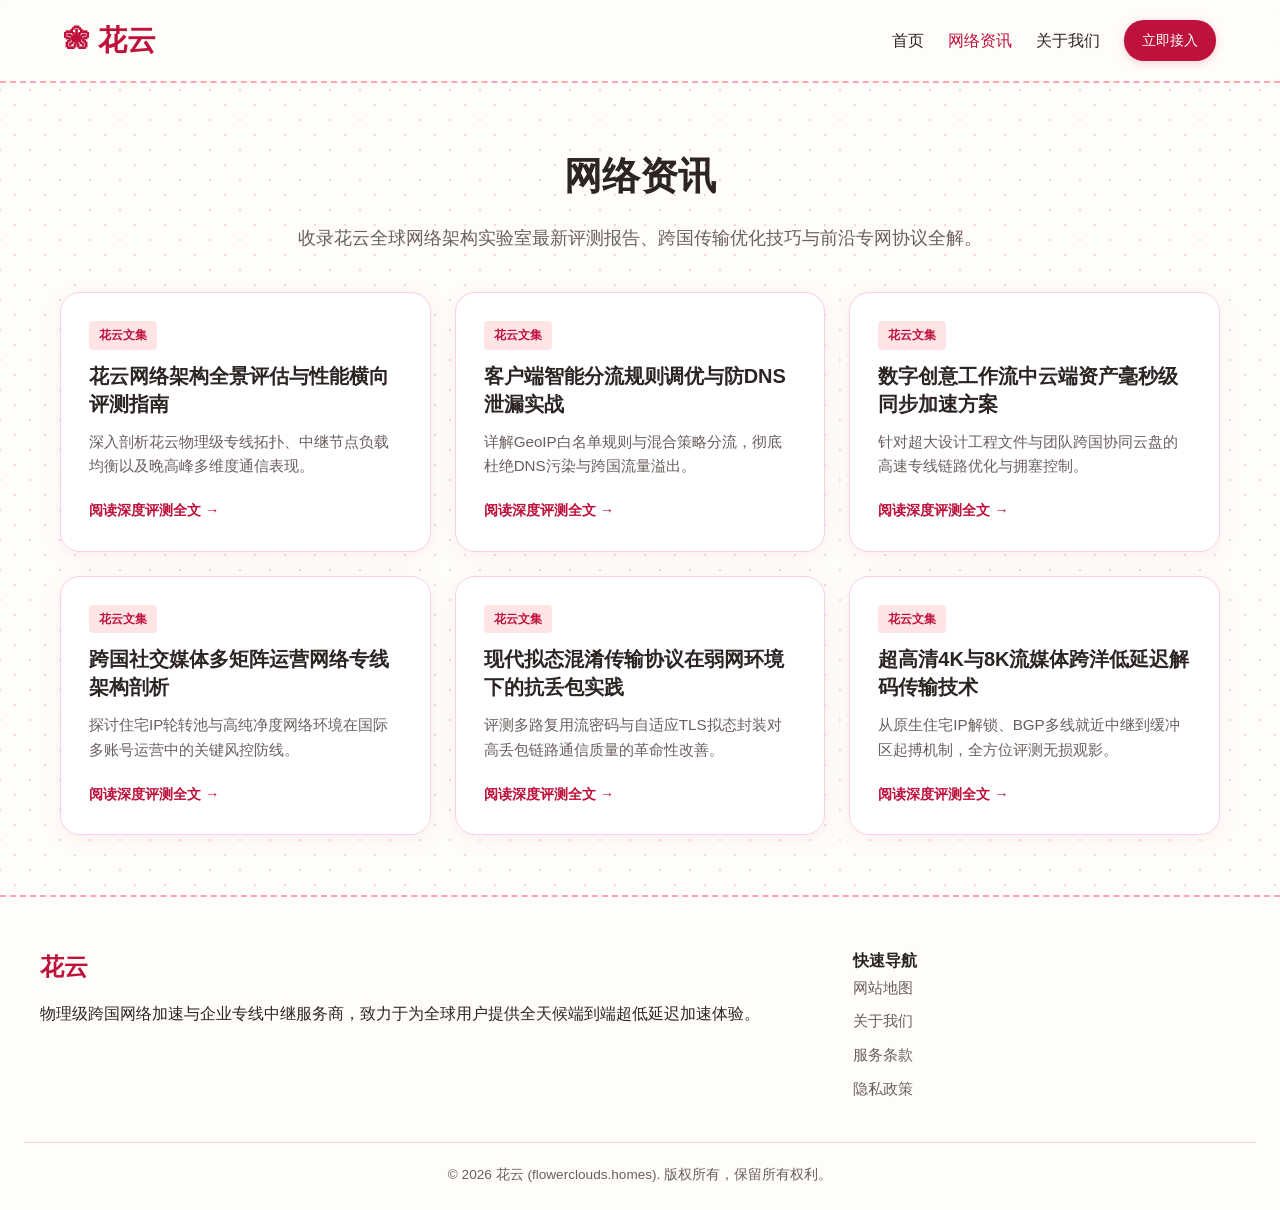
<file: blossom-journal.html>
<!DOCTYPE html>
<html lang="zh-CN">
<head>
<meta charset="UTF-8">
<meta name="viewport" content="width=device-width, initial-scale=1.0">
<title>网络资讯 - 花云</title>
<meta name="description" content="花云技术文集与性能评测专栏，提供网络加速、跨国专线与客户端调优深度指南。">
<link rel="stylesheet" href="style.css">
<style>

.article-container { max-width: 860px; margin: 40px auto; padding: 0 20px; }
.article-main { background: #FFF; border-radius: 20px; border: 1px solid var(--border-color); padding: 40px; box-shadow: var(--shadow); }
.article-badge { display: inline-block; background: var(--primary-light); color: var(--primary); padding: 4px 12px; border-radius: 20px; font-size: 0.8rem; font-weight: 700; margin-bottom: 16px; }
.article-main h1 { font-family: var(--font-serif); font-size: 2.2rem; color: var(--text-main); margin-bottom: 12px; line-height: 1.3; }
.article-meta { color: var(--text-muted); font-size: 0.85rem; border-bottom: 1px dashed var(--border-color); padding-bottom: 20px; margin-bottom: 24px; }
.article-content h2 { font-family: var(--font-serif); font-size: 1.35rem; color: var(--primary); margin: 32px 0 16px; border-left: 4px solid var(--primary); padding-left: 12px; }
.article-content p { color: var(--text-muted); font-size: 1.02rem; line-height: 1.85; margin-bottom: 20px; }
.article-content a { color: var(--primary); font-weight: 600; text-decoration: underline; text-underline-offset: 3px; }
.article-cta-box { margin-top: 40px; background: var(--bg-subtle); border: 2px dashed var(--accent-pink); border-radius: 16px; padding: 30px; text-align: center; }
.article-cta-box h3 { font-family: var(--font-serif); font-size: 1.3rem; margin-bottom: 8px; color: var(--text-main); }
.article-cta-box p { color: var(--text-muted); margin-bottom: 20px; }

.hub-hero { text-align: center; padding: 60px 20px 40px; max-width: 800px; margin: 0 auto; }
.hub-hero h1 { font-size: 2.4rem; margin-bottom: 16px; color: var(--text-main); }
.hub-hero p { color: var(--text-muted); font-size: 1.1rem; line-height: 1.6; }
.hub-grid { display: grid; grid-template-columns: repeat(auto-fill, minmax(320px, 1fr)); gap: 24px; max-width: 1200px; margin: 0 auto 60px; padding: 0 20px; }
.hub-card { background: var(--bg-card); border-radius: var(--radius); border: 1px solid var(--border-color); padding: 28px; box-shadow: var(--shadow); display: flex; flex-direction: column; justify-content: space-between; transition: transform 0.2s, box-shadow 0.2s; }
.hub-card:hover { transform: translateY(-4px); box-shadow: var(--shadow-hover); }
.hub-card-tag { display: inline-block; align-self: flex-start; padding: 4px 10px; border-radius: 4px; font-size: 0.75rem; font-weight: 700; background: var(--primary-light); color: var(--primary); margin-bottom: 12px; }
.hub-card h3 { font-size: 1.25rem; margin-bottom: 12px; line-height: 1.4; }
.hub-card h3 a { color: var(--text-main); text-decoration: none; }
.hub-card h3 a:hover { color: var(--primary); }
.hub-card p { color: var(--text-muted); font-size: 0.95rem; line-height: 1.6; margin-bottom: 20px; flex-grow: 1; }
.hub-read-more { color: var(--primary); font-weight: 600; text-decoration: none; font-size: 0.9rem; }
.hub-read-more:hover { text-decoration: underline; }
</style>
</head>
<body class="theme-flower-sakura">
<header class="header">
  <div class="nav-container">
    <a href="index.html" class="logo">花云</a>
    <nav class="nav-links">
      <a href="index.html">首页</a>
      <a href="blossom-journal.html" class="active">网络资讯</a>
      <a href="about.html">关于我们</a>
      <a href="https://ww012.twilightaff.com/#/?code=A56DH1Af" class="btn-nav" rel="nofollow" target="_blank">立即接入</a>
    </nav>
  </div>
</header>
<main class="container">
  <div class="hub-hero">
    <h1>网络资讯</h1>
    <p>收录花云全球网络架构实验室最新评测报告、跨国传输优化技巧与前沿专网协议全解。</p>
  </div>
  <div class="hub-grid">
    <div class="hub-card">
  <div class="hub-card-tag">花云文集</div>
  <h3><a href="blossom-cloud-network-evaluation-guide.html">花云网络架构全景评估与性能横向评测指南</a></h3>
  <p>深入剖析花云物理级专线拓扑、中继节点负载均衡以及晚高峰多维度通信表现。</p>
  <a href="blossom-cloud-network-evaluation-guide.html" class="hub-read-more">阅读深度评测全文 &rarr;</a>
</div>
<div class="hub-card">
  <div class="hub-card-tag">花云文集</div>
  <h3><a href="client-smart-routing-rule-optimization.html">客户端智能分流规则调优与防DNS泄漏实战</a></h3>
  <p>详解GeoIP白名单规则与混合策略分流，彻底杜绝DNS污染与跨国流量溢出。</p>
  <a href="client-smart-routing-rule-optimization.html" class="hub-read-more">阅读深度评测全文 &rarr;</a>
</div>
<div class="hub-card">
  <div class="hub-card-tag">花云文集</div>
  <h3><a href="creative-cloud-asset-sync-acceleration.html">数字创意工作流中云端资产毫秒级同步加速方案</a></h3>
  <p>针对超大设计工程文件与团队跨国协同云盘的高速专线链路优化与拥塞控制。</p>
  <a href="creative-cloud-asset-sync-acceleration.html" class="hub-read-more">阅读深度评测全文 &rarr;</a>
</div>
<div class="hub-card">
  <div class="hub-card-tag">花云文集</div>
  <h3><a href="cross-border-social-media-network-architecture.html">跨国社交媒体多矩阵运营网络专线架构剖析</a></h3>
  <p>探讨住宅IP轮转池与高纯净度网络环境在国际多账号运营中的关键风控防线。</p>
  <a href="cross-border-social-media-network-architecture.html" class="hub-read-more">阅读深度评测全文 &rarr;</a>
</div>
<div class="hub-card">
  <div class="hub-card-tag">花云文集</div>
  <h3><a href="obfuscated-transport-protocol-stability.html">现代拟态混淆传输协议在弱网环境下的抗丢包实践</a></h3>
  <p>评测多路复用流密码与自适应TLS拟态封装对高丢包链路通信质量的革命性改善。</p>
  <a href="obfuscated-transport-protocol-stability.html" class="hub-read-more">阅读深度评测全文 &rarr;</a>
</div>
<div class="hub-card">
  <div class="hub-card-tag">花云文集</div>
  <h3><a href="ultra-hd-streaming-codec-transmission.html">超高清4K与8K流媒体跨洋低延迟解码传输技术</a></h3>
  <p>从原生住宅IP解锁、BGP多线就近中继到缓冲区起搏机制，全方位评测无损观影。</p>
  <a href="ultra-hd-streaming-codec-transmission.html" class="hub-read-more">阅读深度评测全文 &rarr;</a>
</div>
  </div>
</main>
<footer class="footer">
  <div class="footer-container">
    <div class="footer-col">
      <div class="footer-logo">花云</div>
      <p>物理级跨国网络加速与企业专线中继服务商，致力于为全球用户提供全天候端到端超低延迟加速体验。</p>
    </div>
    <div class="footer-col">
      <h4>快速导航</h4>
      <div class="footer-links">
        <a href="sitemap.html">网站地图</a>
        <a href="about.html">关于我们</a>
        <a href="terms.html">服务条款</a>
        <a href="privacy.html">隐私政策</a>
      </div>
    </div>
  </div>
  <div class="footer-bottom">
    <p>&copy; 2026 花云 (flowerclouds.homes). 版权所有，保留所有权利。</p>
  </div>
</footer>
</body>
</html>
</file>
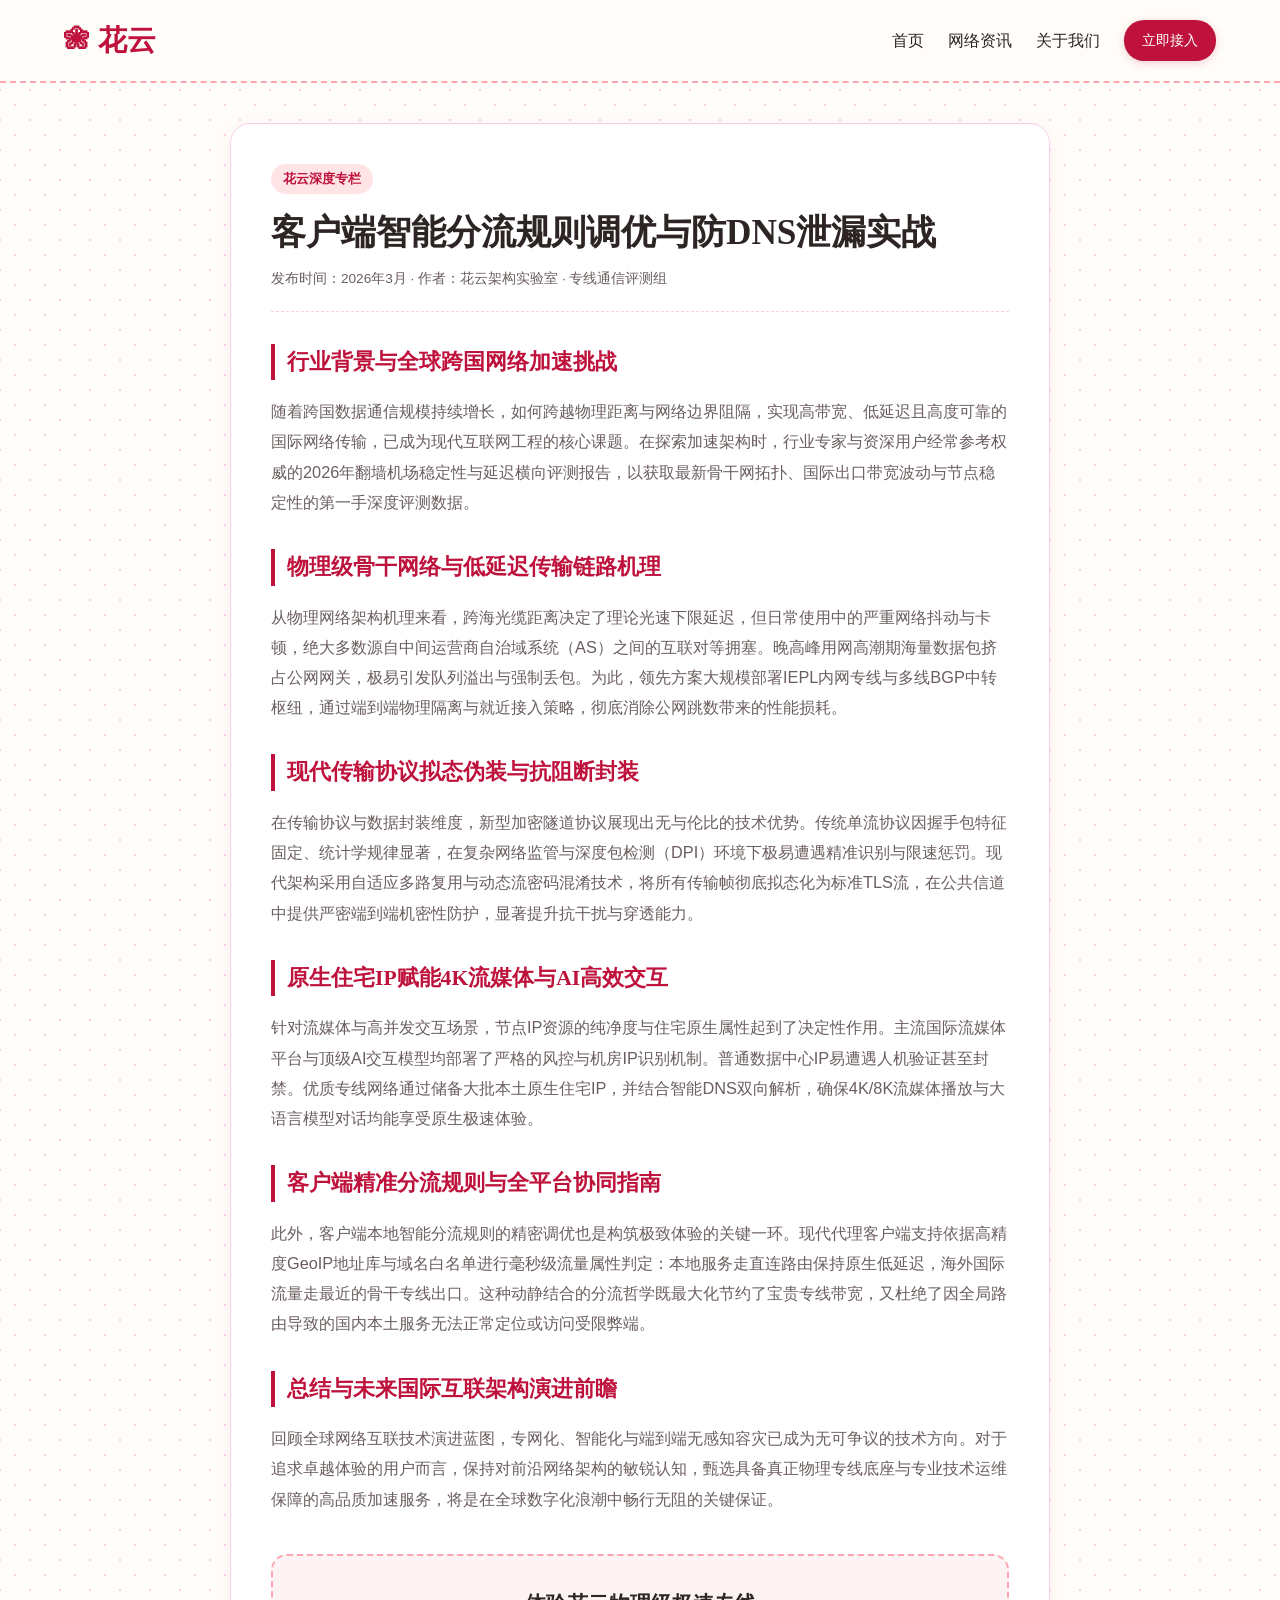
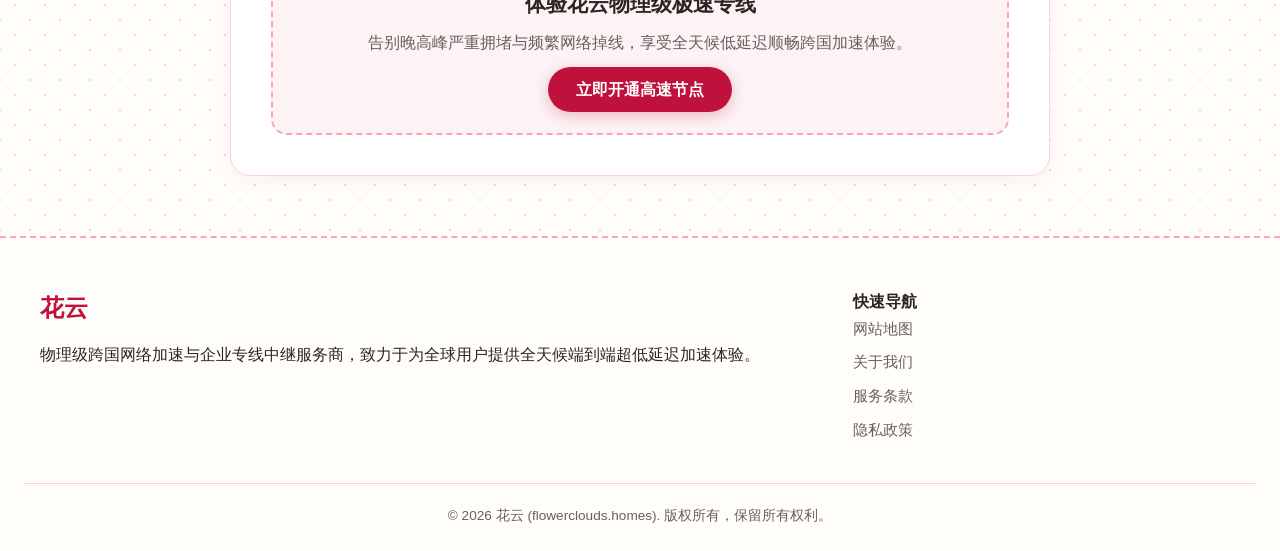
<file: client-smart-routing-rule-optimization.html>
<!DOCTYPE html>
<html lang="zh-CN">
<head>
<meta charset="UTF-8">
<meta name="viewport" content="width=device-width, initial-scale=1.0">
<title>客户端智能分流规则调优与防DNS泄漏实战 - 花云</title>
<meta name="description" content="详解GeoIP白名单规则与混合策略分流，彻底杜绝DNS污染与跨国流量溢出。">
<link rel="stylesheet" href="style.css">
<style>

.article-container { max-width: 860px; margin: 40px auto; padding: 0 20px; }
.article-main { background: #FFF; border-radius: 20px; border: 1px solid var(--border-color); padding: 40px; box-shadow: var(--shadow); }
.article-badge { display: inline-block; background: var(--primary-light); color: var(--primary); padding: 4px 12px; border-radius: 20px; font-size: 0.8rem; font-weight: 700; margin-bottom: 16px; }
.article-main h1 { font-family: var(--font-serif); font-size: 2.2rem; color: var(--text-main); margin-bottom: 12px; line-height: 1.3; }
.article-meta { color: var(--text-muted); font-size: 0.85rem; border-bottom: 1px dashed var(--border-color); padding-bottom: 20px; margin-bottom: 24px; }
.article-content h2 { font-family: var(--font-serif); font-size: 1.35rem; color: var(--primary); margin: 32px 0 16px; border-left: 4px solid var(--primary); padding-left: 12px; }
.article-content p { color: var(--text-muted); font-size: 1.02rem; line-height: 1.85; margin-bottom: 20px; }
.article-content a { color: var(--primary); font-weight: 600; text-decoration: underline; text-underline-offset: 3px; }
.article-cta-box { margin-top: 40px; background: var(--bg-subtle); border: 2px dashed var(--accent-pink); border-radius: 16px; padding: 30px; text-align: center; }
.article-cta-box h3 { font-family: var(--font-serif); font-size: 1.3rem; margin-bottom: 8px; color: var(--text-main); }
.article-cta-box p { color: var(--text-muted); margin-bottom: 20px; }

</style>
</head>
<body class="theme-flower-sakura">
<header class="header">
  <div class="nav-container">
    <a href="index.html" class="logo">花云</a>
    <nav class="nav-links">
      <a href="index.html">首页</a>
      <a href="blossom-journal.html">网络资讯</a>
      <a href="about.html">关于我们</a>
      <a href="https://ww012.twilightaff.com/#/?code=A56DH1Af" class="btn-nav" rel="nofollow" target="_blank">立即接入</a>
    </nav>
  </div>
</header>
<main class="article-container">
  <article class="article-main">
    <div class="article-badge">花云深度专栏</div>
    <h1>客户端智能分流规则调优与防DNS泄漏实战</h1>
    <div class="article-meta">发布时间：2026年3月 · 作者：花云架构实验室 · 专线通信评测组</div>
    <div class="article-content">
<h2>行业背景与全球跨国网络加速挑战</h2>
<p>随着跨国数据通信规模持续增长，如何跨越物理距离与网络边界阻隔，实现高带宽、低延迟且高度可靠的国际网络传输，已成为现代互联网工程的核心课题。在探索加速架构时，行业专家与资深用户经常参考权威的2026年翻墙机场稳定性与延迟横向评测报告，以获取最新骨干网拓扑、国际出口带宽波动与节点稳定性的第一手深度评测数据。</p>
<h2>物理级骨干网络与低延迟传输链路机理</h2>
<p>从物理网络架构机理来看，跨海光缆距离决定了理论光速下限延迟，但日常使用中的严重网络抖动与卡顿，绝大多数源自中间运营商自治域系统（AS）之间的互联对等拥塞。晚高峰用网高潮期海量数据包挤占公网网关，极易引发队列溢出与强制丢包。为此，领先方案大规模部署IEPL内网专线与多线BGP中转枢纽，通过端到端物理隔离与就近接入策略，彻底消除公网跳数带来的性能损耗。</p>
<h2>现代传输协议拟态伪装与抗阻断封装</h2>
<p>在传输协议与数据封装维度，新型加密隧道协议展现出无与伦比的技术优势。传统单流协议因握手包特征固定、统计学规律显著，在复杂网络监管与深度包检测（DPI）环境下极易遭遇精准识别与限速惩罚。现代架构采用自适应多路复用与动态流密码混淆技术，将所有传输帧彻底拟态化为标准TLS流，在公共信道中提供严密端到端机密性防护，显著提升抗干扰与穿透能力。</p>
<h2>原生住宅IP赋能4K流媒体与AI高效交互</h2>
<p>针对流媒体与高并发交互场景，节点IP资源的纯净度与住宅原生属性起到了决定性作用。主流国际流媒体平台与顶级AI交互模型均部署了严格的风控与机房IP识别机制。普通数据中心IP易遭遇人机验证甚至封禁。优质专线网络通过储备大批本土原生住宅IP，并结合智能DNS双向解析，确保4K/8K流媒体播放与大语言模型对话均能享受原生极速体验。</p>
<h2>客户端精准分流规则与全平台协同指南</h2>
<p>此外，客户端本地智能分流规则的精密调优也是构筑极致体验的关键一环。现代代理客户端支持依据高精度GeoIP地址库与域名白名单进行毫秒级流量属性判定：本地服务走直连路由保持原生低延迟，海外国际流量走最近的骨干专线出口。这种动静结合的分流哲学既最大化节约了宝贵专线带宽，又杜绝了因全局路由导致的国内本土服务无法正常定位或访问受限弊端。</p>
<h2>总结与未来国际互联架构演进前瞻</h2>
<p>回顾全球网络互联技术演进蓝图，专网化、智能化与端到端无感知容灾已成为无可争议的技术方向。对于追求卓越体验的用户而言，保持对前沿网络架构的敏锐认知，甄选具备真正物理专线底座与专业技术运维保障的高品质加速服务，将是在全球数字化浪潮中畅行无阻的关键保证。</p>
    </div>
    <div class="article-cta-box">
      <h3>体验花云物理级极速专线</h3>
      <p>告别晚高峰严重拥堵与频繁网络掉线，享受全天候低延迟顺畅跨国加速体验。</p>
      <a href="https://ww012.twilightaff.com/#/?code=A56DH1Af" class="btn-primary" rel="nofollow" target="_blank">立即开通高速节点</a>
    </div>
  </article>
</main>
<footer class="footer">
  <div class="footer-container">
    <div class="footer-col">
      <div class="footer-logo">花云</div>
      <p>物理级跨国网络加速与企业专线中继服务商，致力于为全球用户提供全天候端到端超低延迟加速体验。</p>
    </div>
    <div class="footer-col">
      <h4>快速导航</h4>
      <div class="footer-links">
        <a href="sitemap.html">网站地图</a>
        <a href="about.html">关于我们</a>
        <a href="terms.html">服务条款</a>
        <a href="privacy.html">隐私政策</a>
      </div>
    </div>
  </div>
  <div class="footer-bottom">
    <p>&copy; 2026 花云 (flowerclouds.homes). 版权所有，保留所有权利。</p>
  </div>
</footer>
</body>
</html>
</file>
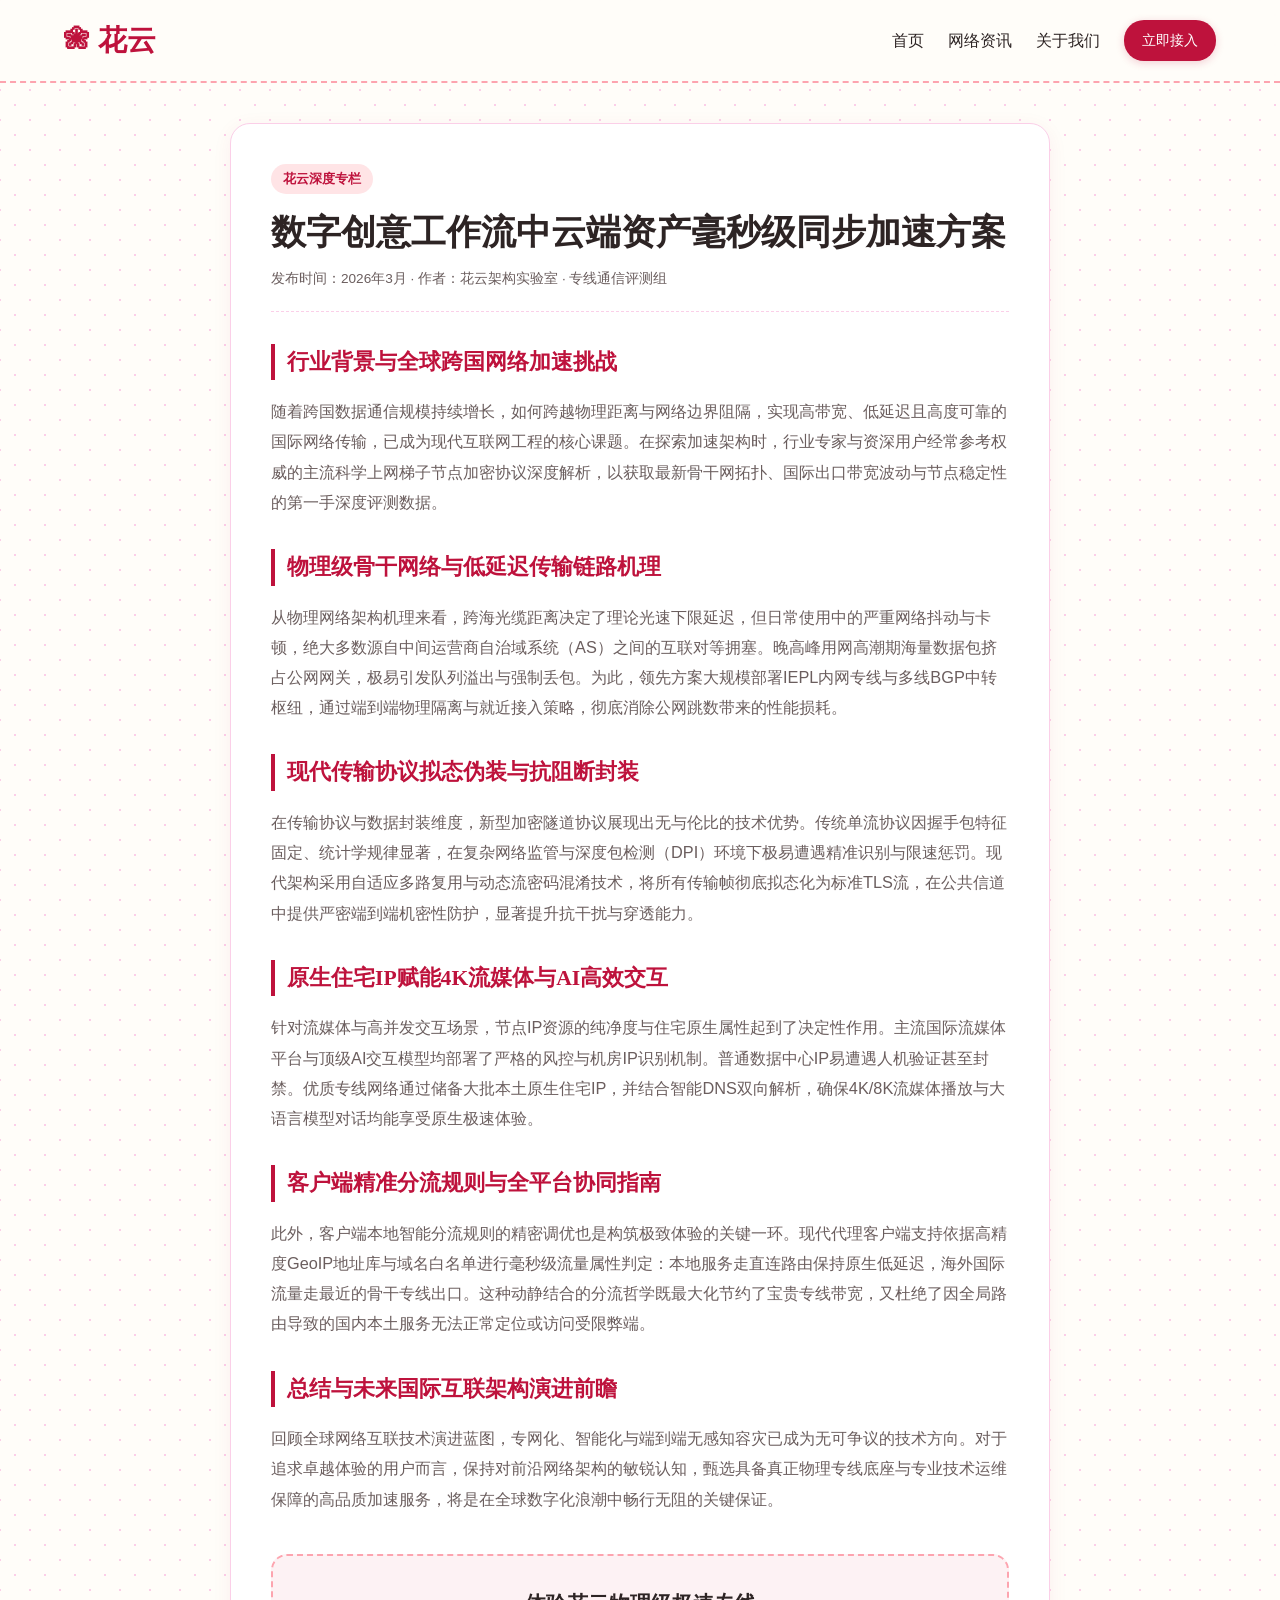
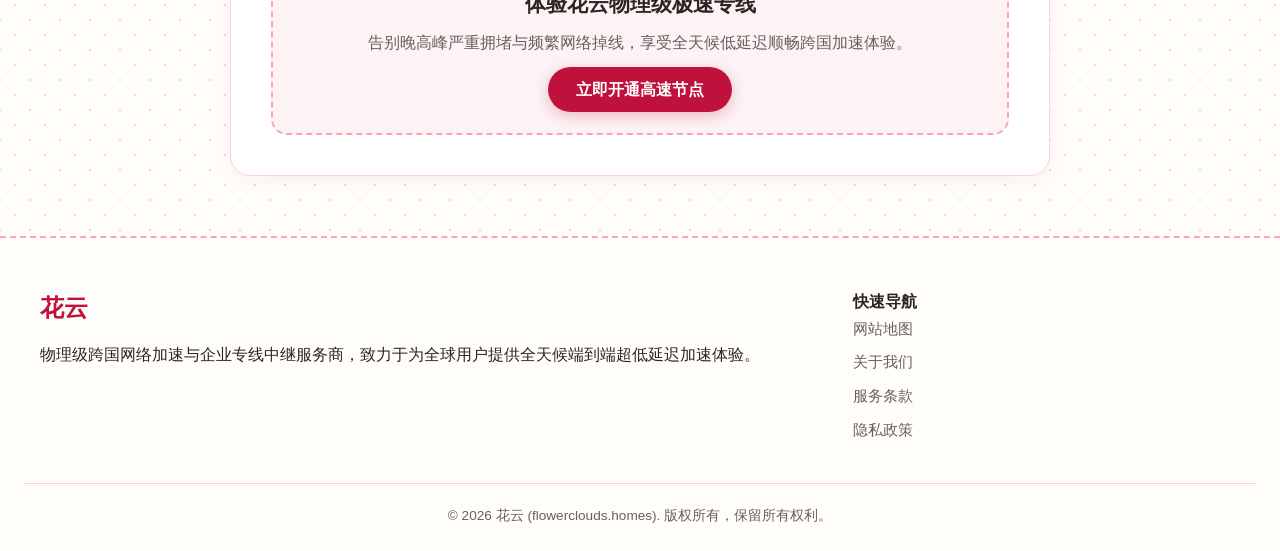
<file: creative-cloud-asset-sync-acceleration.html>
<!DOCTYPE html>
<html lang="zh-CN">
<head>
<meta charset="UTF-8">
<meta name="viewport" content="width=device-width, initial-scale=1.0">
<title>数字创意工作流中云端资产毫秒级同步加速方案 - 花云</title>
<meta name="description" content="针对超大设计工程文件与团队跨国协同云盘的高速专线链路优化与拥塞控制。">
<link rel="stylesheet" href="style.css">
<style>

.article-container { max-width: 860px; margin: 40px auto; padding: 0 20px; }
.article-main { background: #FFF; border-radius: 20px; border: 1px solid var(--border-color); padding: 40px; box-shadow: var(--shadow); }
.article-badge { display: inline-block; background: var(--primary-light); color: var(--primary); padding: 4px 12px; border-radius: 20px; font-size: 0.8rem; font-weight: 700; margin-bottom: 16px; }
.article-main h1 { font-family: var(--font-serif); font-size: 2.2rem; color: var(--text-main); margin-bottom: 12px; line-height: 1.3; }
.article-meta { color: var(--text-muted); font-size: 0.85rem; border-bottom: 1px dashed var(--border-color); padding-bottom: 20px; margin-bottom: 24px; }
.article-content h2 { font-family: var(--font-serif); font-size: 1.35rem; color: var(--primary); margin: 32px 0 16px; border-left: 4px solid var(--primary); padding-left: 12px; }
.article-content p { color: var(--text-muted); font-size: 1.02rem; line-height: 1.85; margin-bottom: 20px; }
.article-content a { color: var(--primary); font-weight: 600; text-decoration: underline; text-underline-offset: 3px; }
.article-cta-box { margin-top: 40px; background: var(--bg-subtle); border: 2px dashed var(--accent-pink); border-radius: 16px; padding: 30px; text-align: center; }
.article-cta-box h3 { font-family: var(--font-serif); font-size: 1.3rem; margin-bottom: 8px; color: var(--text-main); }
.article-cta-box p { color: var(--text-muted); margin-bottom: 20px; }

</style>
</head>
<body class="theme-flower-sakura">
<header class="header">
  <div class="nav-container">
    <a href="index.html" class="logo">花云</a>
    <nav class="nav-links">
      <a href="index.html">首页</a>
      <a href="blossom-journal.html">网络资讯</a>
      <a href="about.html">关于我们</a>
      <a href="https://ww012.twilightaff.com/#/?code=A56DH1Af" class="btn-nav" rel="nofollow" target="_blank">立即接入</a>
    </nav>
  </div>
</header>
<main class="article-container">
  <article class="article-main">
    <div class="article-badge">花云深度专栏</div>
    <h1>数字创意工作流中云端资产毫秒级同步加速方案</h1>
    <div class="article-meta">发布时间：2026年3月 · 作者：花云架构实验室 · 专线通信评测组</div>
    <div class="article-content">
<h2>行业背景与全球跨国网络加速挑战</h2>
<p>随着跨国数据通信规模持续增长，如何跨越物理距离与网络边界阻隔，实现高带宽、低延迟且高度可靠的国际网络传输，已成为现代互联网工程的核心课题。在探索加速架构时，行业专家与资深用户经常参考权威的主流科学上网梯子节点加密协议深度解析，以获取最新骨干网拓扑、国际出口带宽波动与节点稳定性的第一手深度评测数据。</p>
<h2>物理级骨干网络与低延迟传输链路机理</h2>
<p>从物理网络架构机理来看，跨海光缆距离决定了理论光速下限延迟，但日常使用中的严重网络抖动与卡顿，绝大多数源自中间运营商自治域系统（AS）之间的互联对等拥塞。晚高峰用网高潮期海量数据包挤占公网网关，极易引发队列溢出与强制丢包。为此，领先方案大规模部署IEPL内网专线与多线BGP中转枢纽，通过端到端物理隔离与就近接入策略，彻底消除公网跳数带来的性能损耗。</p>
<h2>现代传输协议拟态伪装与抗阻断封装</h2>
<p>在传输协议与数据封装维度，新型加密隧道协议展现出无与伦比的技术优势。传统单流协议因握手包特征固定、统计学规律显著，在复杂网络监管与深度包检测（DPI）环境下极易遭遇精准识别与限速惩罚。现代架构采用自适应多路复用与动态流密码混淆技术，将所有传输帧彻底拟态化为标准TLS流，在公共信道中提供严密端到端机密性防护，显著提升抗干扰与穿透能力。</p>
<h2>原生住宅IP赋能4K流媒体与AI高效交互</h2>
<p>针对流媒体与高并发交互场景，节点IP资源的纯净度与住宅原生属性起到了决定性作用。主流国际流媒体平台与顶级AI交互模型均部署了严格的风控与机房IP识别机制。普通数据中心IP易遭遇人机验证甚至封禁。优质专线网络通过储备大批本土原生住宅IP，并结合智能DNS双向解析，确保4K/8K流媒体播放与大语言模型对话均能享受原生极速体验。</p>
<h2>客户端精准分流规则与全平台协同指南</h2>
<p>此外，客户端本地智能分流规则的精密调优也是构筑极致体验的关键一环。现代代理客户端支持依据高精度GeoIP地址库与域名白名单进行毫秒级流量属性判定：本地服务走直连路由保持原生低延迟，海外国际流量走最近的骨干专线出口。这种动静结合的分流哲学既最大化节约了宝贵专线带宽，又杜绝了因全局路由导致的国内本土服务无法正常定位或访问受限弊端。</p>
<h2>总结与未来国际互联架构演进前瞻</h2>
<p>回顾全球网络互联技术演进蓝图，专网化、智能化与端到端无感知容灾已成为无可争议的技术方向。对于追求卓越体验的用户而言，保持对前沿网络架构的敏锐认知，甄选具备真正物理专线底座与专业技术运维保障的高品质加速服务，将是在全球数字化浪潮中畅行无阻的关键保证。</p>
    </div>
    <div class="article-cta-box">
      <h3>体验花云物理级极速专线</h3>
      <p>告别晚高峰严重拥堵与频繁网络掉线，享受全天候低延迟顺畅跨国加速体验。</p>
      <a href="https://ww012.twilightaff.com/#/?code=A56DH1Af" class="btn-primary" rel="nofollow" target="_blank">立即开通高速节点</a>
    </div>
  </article>
</main>
<footer class="footer">
  <div class="footer-container">
    <div class="footer-col">
      <div class="footer-logo">花云</div>
      <p>物理级跨国网络加速与企业专线中继服务商，致力于为全球用户提供全天候端到端超低延迟加速体验。</p>
    </div>
    <div class="footer-col">
      <h4>快速导航</h4>
      <div class="footer-links">
        <a href="sitemap.html">网站地图</a>
        <a href="about.html">关于我们</a>
        <a href="terms.html">服务条款</a>
        <a href="privacy.html">隐私政策</a>
      </div>
    </div>
  </div>
  <div class="footer-bottom">
    <p>&copy; 2026 花云 (flowerclouds.homes). 版权所有，保留所有权利。</p>
  </div>
</footer>
</body>
</html>
</file>
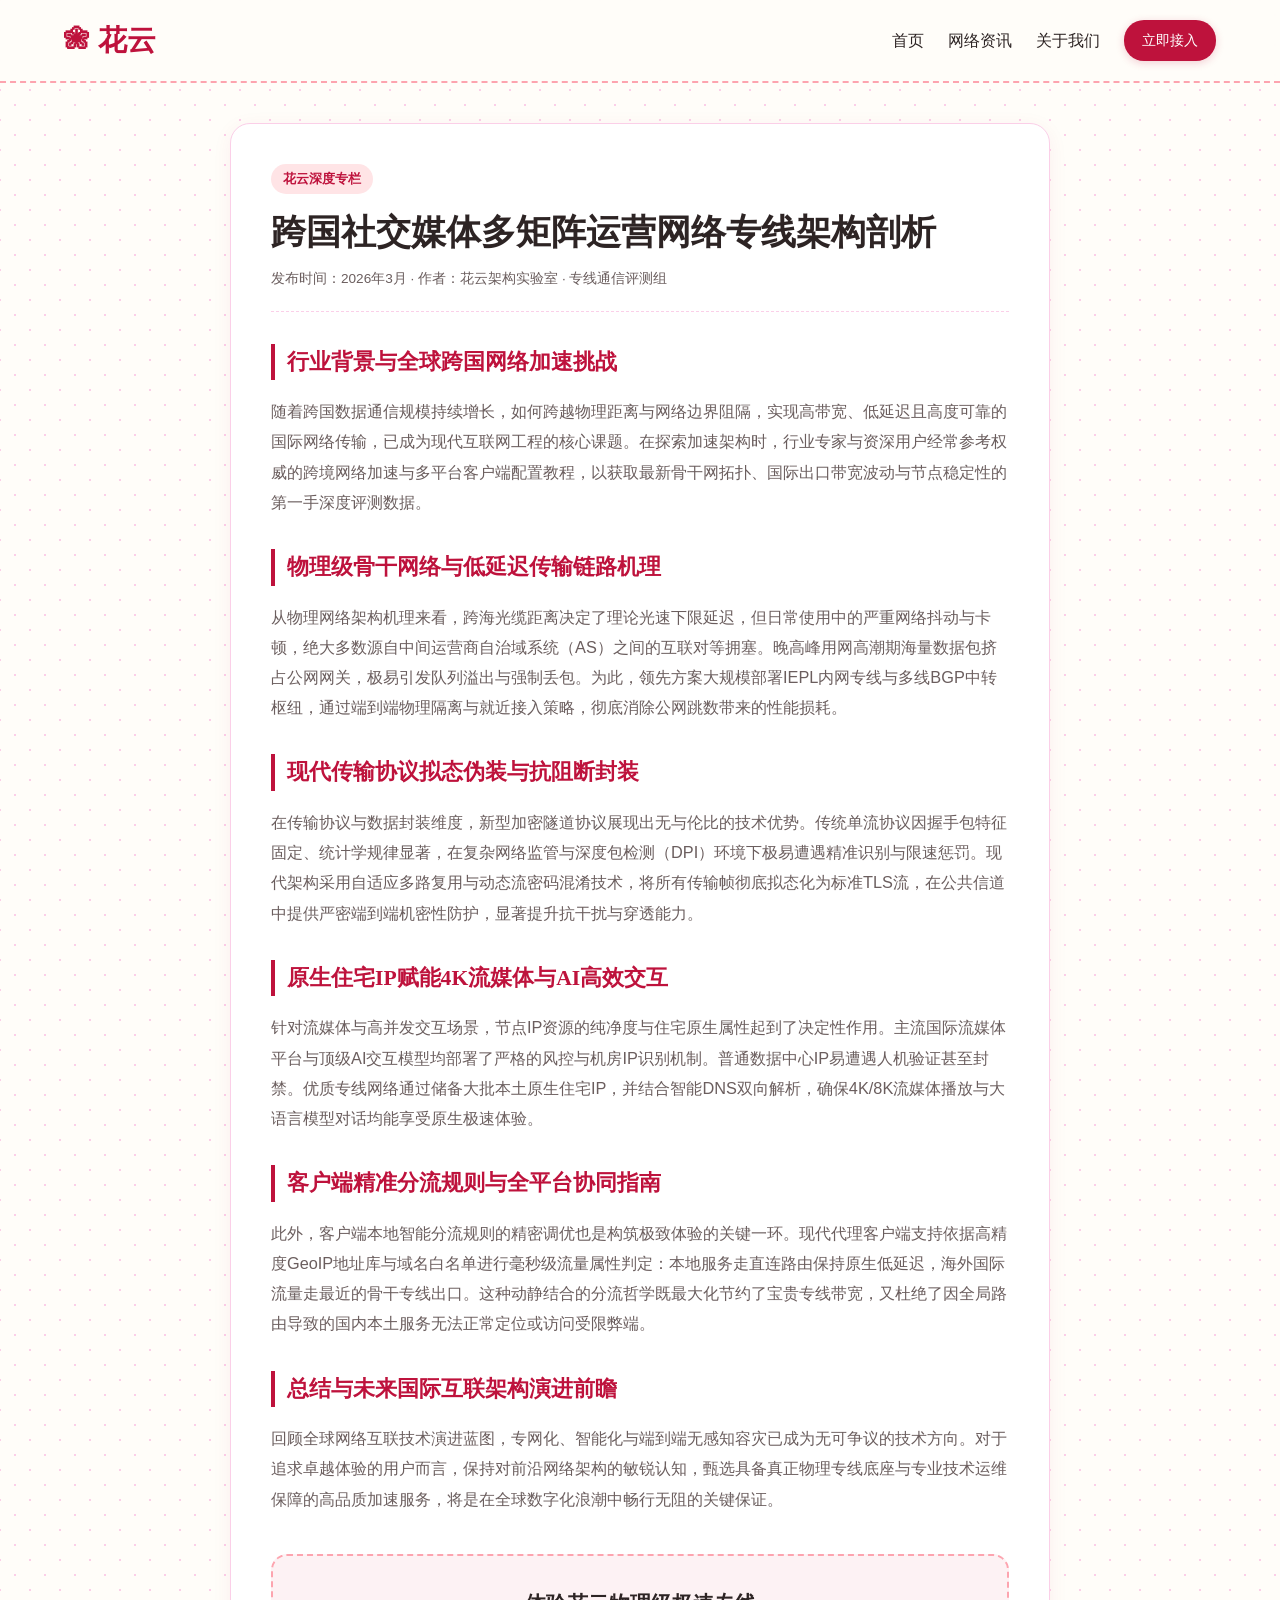
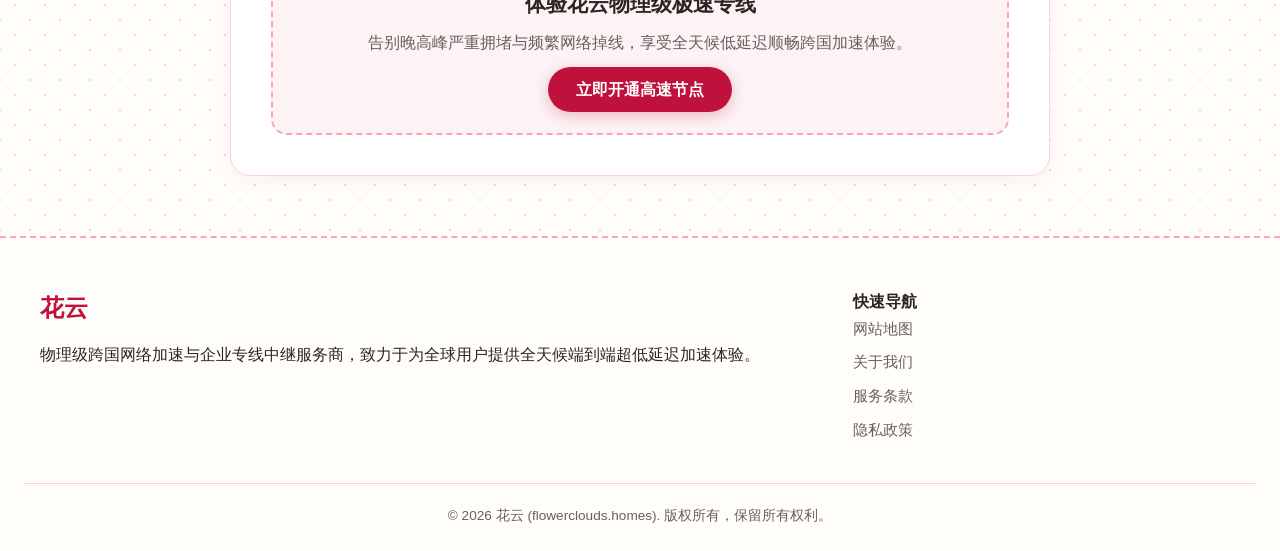
<file: cross-border-social-media-network-architecture.html>
<!DOCTYPE html>
<html lang="zh-CN">
<head>
<meta charset="UTF-8">
<meta name="viewport" content="width=device-width, initial-scale=1.0">
<title>跨国社交媒体多矩阵运营网络专线架构剖析 - 花云</title>
<meta name="description" content="探讨住宅IP轮转池与高纯净度网络环境在国际多账号运营中的关键风控防线。">
<link rel="stylesheet" href="style.css">
<style>

.article-container { max-width: 860px; margin: 40px auto; padding: 0 20px; }
.article-main { background: #FFF; border-radius: 20px; border: 1px solid var(--border-color); padding: 40px; box-shadow: var(--shadow); }
.article-badge { display: inline-block; background: var(--primary-light); color: var(--primary); padding: 4px 12px; border-radius: 20px; font-size: 0.8rem; font-weight: 700; margin-bottom: 16px; }
.article-main h1 { font-family: var(--font-serif); font-size: 2.2rem; color: var(--text-main); margin-bottom: 12px; line-height: 1.3; }
.article-meta { color: var(--text-muted); font-size: 0.85rem; border-bottom: 1px dashed var(--border-color); padding-bottom: 20px; margin-bottom: 24px; }
.article-content h2 { font-family: var(--font-serif); font-size: 1.35rem; color: var(--primary); margin: 32px 0 16px; border-left: 4px solid var(--primary); padding-left: 12px; }
.article-content p { color: var(--text-muted); font-size: 1.02rem; line-height: 1.85; margin-bottom: 20px; }
.article-content a { color: var(--primary); font-weight: 600; text-decoration: underline; text-underline-offset: 3px; }
.article-cta-box { margin-top: 40px; background: var(--bg-subtle); border: 2px dashed var(--accent-pink); border-radius: 16px; padding: 30px; text-align: center; }
.article-cta-box h3 { font-family: var(--font-serif); font-size: 1.3rem; margin-bottom: 8px; color: var(--text-main); }
.article-cta-box p { color: var(--text-muted); margin-bottom: 20px; }

</style>
</head>
<body class="theme-flower-sakura">
<header class="header">
  <div class="nav-container">
    <a href="index.html" class="logo">花云</a>
    <nav class="nav-links">
      <a href="index.html">首页</a>
      <a href="blossom-journal.html">网络资讯</a>
      <a href="about.html">关于我们</a>
      <a href="https://ww012.twilightaff.com/#/?code=A56DH1Af" class="btn-nav" rel="nofollow" target="_blank">立即接入</a>
    </nav>
  </div>
</header>
<main class="article-container">
  <article class="article-main">
    <div class="article-badge">花云深度专栏</div>
    <h1>跨国社交媒体多矩阵运营网络专线架构剖析</h1>
    <div class="article-meta">发布时间：2026年3月 · 作者：花云架构实验室 · 专线通信评测组</div>
    <div class="article-content">
<h2>行业背景与全球跨国网络加速挑战</h2>
<p>随着跨国数据通信规模持续增长，如何跨越物理距离与网络边界阻隔，实现高带宽、低延迟且高度可靠的国际网络传输，已成为现代互联网工程的核心课题。在探索加速架构时，行业专家与资深用户经常参考权威的跨境网络加速与多平台客户端配置教程，以获取最新骨干网拓扑、国际出口带宽波动与节点稳定性的第一手深度评测数据。</p>
<h2>物理级骨干网络与低延迟传输链路机理</h2>
<p>从物理网络架构机理来看，跨海光缆距离决定了理论光速下限延迟，但日常使用中的严重网络抖动与卡顿，绝大多数源自中间运营商自治域系统（AS）之间的互联对等拥塞。晚高峰用网高潮期海量数据包挤占公网网关，极易引发队列溢出与强制丢包。为此，领先方案大规模部署IEPL内网专线与多线BGP中转枢纽，通过端到端物理隔离与就近接入策略，彻底消除公网跳数带来的性能损耗。</p>
<h2>现代传输协议拟态伪装与抗阻断封装</h2>
<p>在传输协议与数据封装维度，新型加密隧道协议展现出无与伦比的技术优势。传统单流协议因握手包特征固定、统计学规律显著，在复杂网络监管与深度包检测（DPI）环境下极易遭遇精准识别与限速惩罚。现代架构采用自适应多路复用与动态流密码混淆技术，将所有传输帧彻底拟态化为标准TLS流，在公共信道中提供严密端到端机密性防护，显著提升抗干扰与穿透能力。</p>
<h2>原生住宅IP赋能4K流媒体与AI高效交互</h2>
<p>针对流媒体与高并发交互场景，节点IP资源的纯净度与住宅原生属性起到了决定性作用。主流国际流媒体平台与顶级AI交互模型均部署了严格的风控与机房IP识别机制。普通数据中心IP易遭遇人机验证甚至封禁。优质专线网络通过储备大批本土原生住宅IP，并结合智能DNS双向解析，确保4K/8K流媒体播放与大语言模型对话均能享受原生极速体验。</p>
<h2>客户端精准分流规则与全平台协同指南</h2>
<p>此外，客户端本地智能分流规则的精密调优也是构筑极致体验的关键一环。现代代理客户端支持依据高精度GeoIP地址库与域名白名单进行毫秒级流量属性判定：本地服务走直连路由保持原生低延迟，海外国际流量走最近的骨干专线出口。这种动静结合的分流哲学既最大化节约了宝贵专线带宽，又杜绝了因全局路由导致的国内本土服务无法正常定位或访问受限弊端。</p>
<h2>总结与未来国际互联架构演进前瞻</h2>
<p>回顾全球网络互联技术演进蓝图，专网化、智能化与端到端无感知容灾已成为无可争议的技术方向。对于追求卓越体验的用户而言，保持对前沿网络架构的敏锐认知，甄选具备真正物理专线底座与专业技术运维保障的高品质加速服务，将是在全球数字化浪潮中畅行无阻的关键保证。</p>
    </div>
    <div class="article-cta-box">
      <h3>体验花云物理级极速专线</h3>
      <p>告别晚高峰严重拥堵与频繁网络掉线，享受全天候低延迟顺畅跨国加速体验。</p>
      <a href="https://ww012.twilightaff.com/#/?code=A56DH1Af" class="btn-primary" rel="nofollow" target="_blank">立即开通高速节点</a>
    </div>
  </article>
</main>
<footer class="footer">
  <div class="footer-container">
    <div class="footer-col">
      <div class="footer-logo">花云</div>
      <p>物理级跨国网络加速与企业专线中继服务商，致力于为全球用户提供全天候端到端超低延迟加速体验。</p>
    </div>
    <div class="footer-col">
      <h4>快速导航</h4>
      <div class="footer-links">
        <a href="sitemap.html">网站地图</a>
        <a href="about.html">关于我们</a>
        <a href="terms.html">服务条款</a>
        <a href="privacy.html">隐私政策</a>
      </div>
    </div>
  </div>
  <div class="footer-bottom">
    <p>&copy; 2026 花云 (flowerclouds.homes). 版权所有，保留所有权利。</p>
  </div>
</footer>
</body>
</html>
</file>
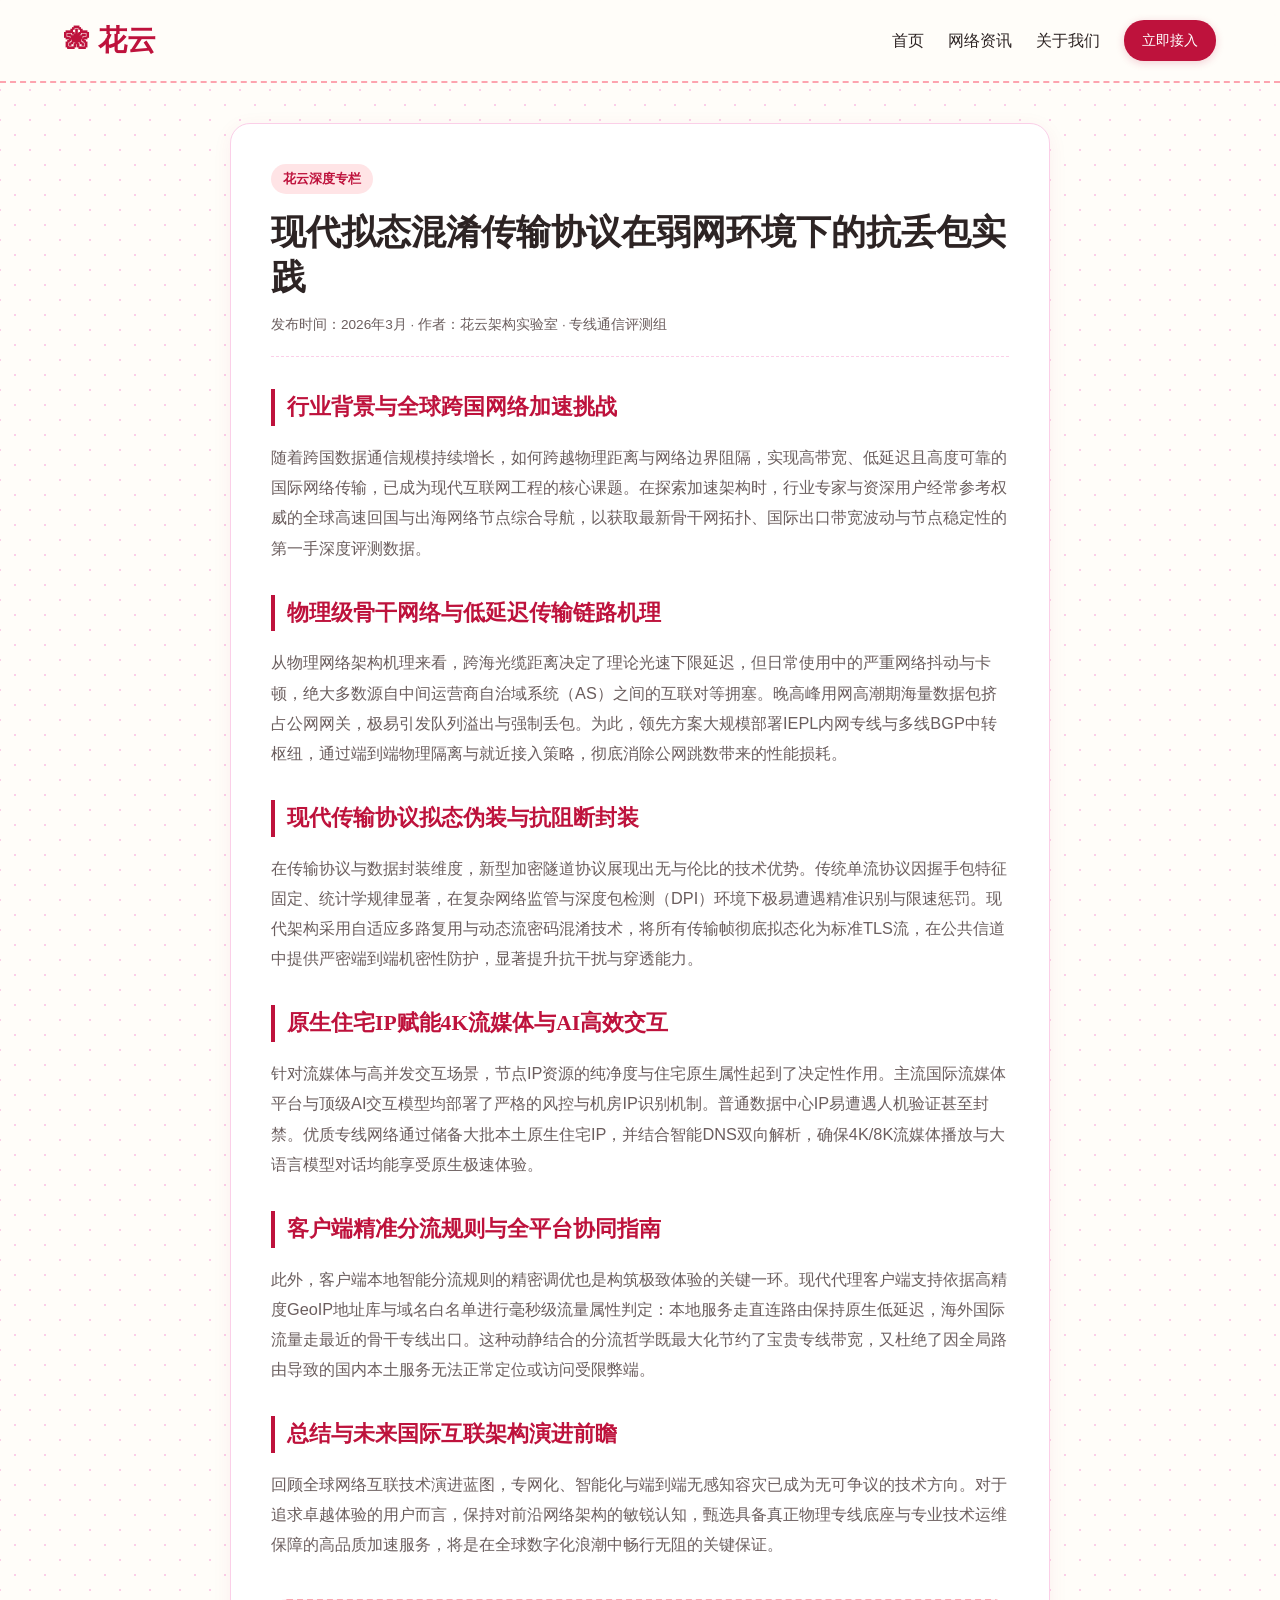
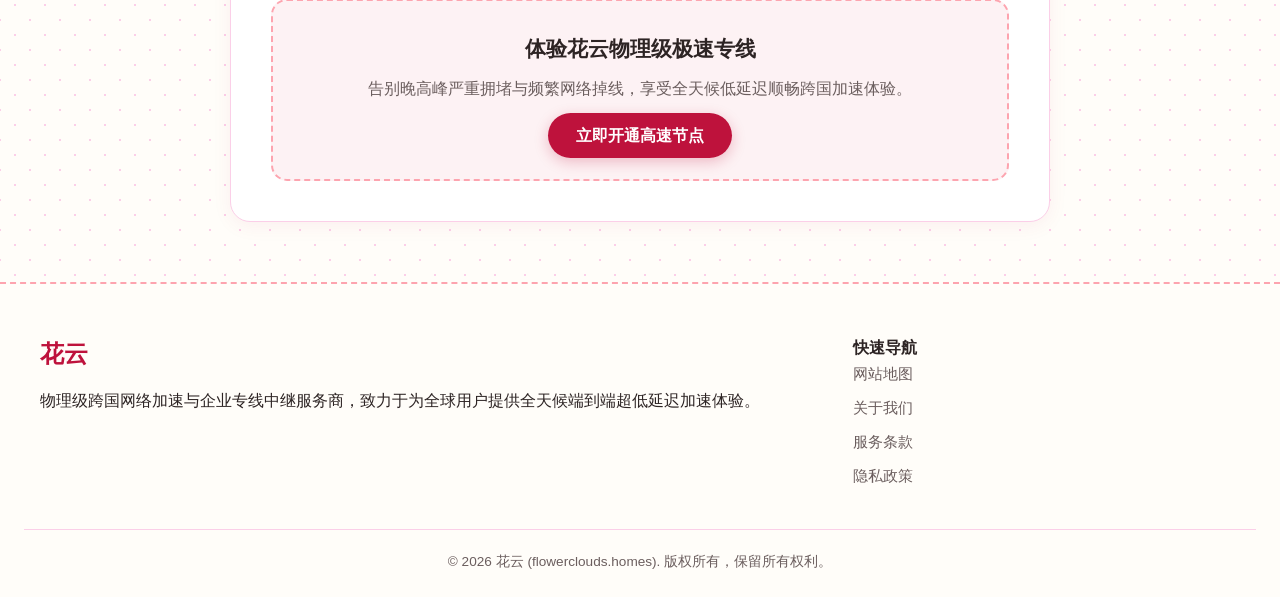
<file: obfuscated-transport-protocol-stability.html>
<!DOCTYPE html>
<html lang="zh-CN">
<head>
<meta charset="UTF-8">
<meta name="viewport" content="width=device-width, initial-scale=1.0">
<title>现代拟态混淆传输协议在弱网环境下的抗丢包实践 - 花云</title>
<meta name="description" content="评测多路复用流密码与自适应TLS拟态封装对高丢包链路通信质量的革命性改善。">
<link rel="stylesheet" href="style.css">
<style>

.article-container { max-width: 860px; margin: 40px auto; padding: 0 20px; }
.article-main { background: #FFF; border-radius: 20px; border: 1px solid var(--border-color); padding: 40px; box-shadow: var(--shadow); }
.article-badge { display: inline-block; background: var(--primary-light); color: var(--primary); padding: 4px 12px; border-radius: 20px; font-size: 0.8rem; font-weight: 700; margin-bottom: 16px; }
.article-main h1 { font-family: var(--font-serif); font-size: 2.2rem; color: var(--text-main); margin-bottom: 12px; line-height: 1.3; }
.article-meta { color: var(--text-muted); font-size: 0.85rem; border-bottom: 1px dashed var(--border-color); padding-bottom: 20px; margin-bottom: 24px; }
.article-content h2 { font-family: var(--font-serif); font-size: 1.35rem; color: var(--primary); margin: 32px 0 16px; border-left: 4px solid var(--primary); padding-left: 12px; }
.article-content p { color: var(--text-muted); font-size: 1.02rem; line-height: 1.85; margin-bottom: 20px; }
.article-content a { color: var(--primary); font-weight: 600; text-decoration: underline; text-underline-offset: 3px; }
.article-cta-box { margin-top: 40px; background: var(--bg-subtle); border: 2px dashed var(--accent-pink); border-radius: 16px; padding: 30px; text-align: center; }
.article-cta-box h3 { font-family: var(--font-serif); font-size: 1.3rem; margin-bottom: 8px; color: var(--text-main); }
.article-cta-box p { color: var(--text-muted); margin-bottom: 20px; }

</style>
</head>
<body class="theme-flower-sakura">
<header class="header">
  <div class="nav-container">
    <a href="index.html" class="logo">花云</a>
    <nav class="nav-links">
      <a href="index.html">首页</a>
      <a href="blossom-journal.html">网络资讯</a>
      <a href="about.html">关于我们</a>
      <a href="https://ww012.twilightaff.com/#/?code=A56DH1Af" class="btn-nav" rel="nofollow" target="_blank">立即接入</a>
    </nav>
  </div>
</header>
<main class="article-container">
  <article class="article-main">
    <div class="article-badge">花云深度专栏</div>
    <h1>现代拟态混淆传输协议在弱网环境下的抗丢包实践</h1>
    <div class="article-meta">发布时间：2026年3月 · 作者：花云架构实验室 · 专线通信评测组</div>
    <div class="article-content">
<h2>行业背景与全球跨国网络加速挑战</h2>
<p>随着跨国数据通信规模持续增长，如何跨越物理距离与网络边界阻隔，实现高带宽、低延迟且高度可靠的国际网络传输，已成为现代互联网工程的核心课题。在探索加速架构时，行业专家与资深用户经常参考权威的全球高速回国与出海网络节点综合导航，以获取最新骨干网拓扑、国际出口带宽波动与节点稳定性的第一手深度评测数据。</p>
<h2>物理级骨干网络与低延迟传输链路机理</h2>
<p>从物理网络架构机理来看，跨海光缆距离决定了理论光速下限延迟，但日常使用中的严重网络抖动与卡顿，绝大多数源自中间运营商自治域系统（AS）之间的互联对等拥塞。晚高峰用网高潮期海量数据包挤占公网网关，极易引发队列溢出与强制丢包。为此，领先方案大规模部署IEPL内网专线与多线BGP中转枢纽，通过端到端物理隔离与就近接入策略，彻底消除公网跳数带来的性能损耗。</p>
<h2>现代传输协议拟态伪装与抗阻断封装</h2>
<p>在传输协议与数据封装维度，新型加密隧道协议展现出无与伦比的技术优势。传统单流协议因握手包特征固定、统计学规律显著，在复杂网络监管与深度包检测（DPI）环境下极易遭遇精准识别与限速惩罚。现代架构采用自适应多路复用与动态流密码混淆技术，将所有传输帧彻底拟态化为标准TLS流，在公共信道中提供严密端到端机密性防护，显著提升抗干扰与穿透能力。</p>
<h2>原生住宅IP赋能4K流媒体与AI高效交互</h2>
<p>针对流媒体与高并发交互场景，节点IP资源的纯净度与住宅原生属性起到了决定性作用。主流国际流媒体平台与顶级AI交互模型均部署了严格的风控与机房IP识别机制。普通数据中心IP易遭遇人机验证甚至封禁。优质专线网络通过储备大批本土原生住宅IP，并结合智能DNS双向解析，确保4K/8K流媒体播放与大语言模型对话均能享受原生极速体验。</p>
<h2>客户端精准分流规则与全平台协同指南</h2>
<p>此外，客户端本地智能分流规则的精密调优也是构筑极致体验的关键一环。现代代理客户端支持依据高精度GeoIP地址库与域名白名单进行毫秒级流量属性判定：本地服务走直连路由保持原生低延迟，海外国际流量走最近的骨干专线出口。这种动静结合的分流哲学既最大化节约了宝贵专线带宽，又杜绝了因全局路由导致的国内本土服务无法正常定位或访问受限弊端。</p>
<h2>总结与未来国际互联架构演进前瞻</h2>
<p>回顾全球网络互联技术演进蓝图，专网化、智能化与端到端无感知容灾已成为无可争议的技术方向。对于追求卓越体验的用户而言，保持对前沿网络架构的敏锐认知，甄选具备真正物理专线底座与专业技术运维保障的高品质加速服务，将是在全球数字化浪潮中畅行无阻的关键保证。</p>
    </div>
    <div class="article-cta-box">
      <h3>体验花云物理级极速专线</h3>
      <p>告别晚高峰严重拥堵与频繁网络掉线，享受全天候低延迟顺畅跨国加速体验。</p>
      <a href="https://ww012.twilightaff.com/#/?code=A56DH1Af" class="btn-primary" rel="nofollow" target="_blank">立即开通高速节点</a>
    </div>
  </article>
</main>
<footer class="footer">
  <div class="footer-container">
    <div class="footer-col">
      <div class="footer-logo">花云</div>
      <p>物理级跨国网络加速与企业专线中继服务商，致力于为全球用户提供全天候端到端超低延迟加速体验。</p>
    </div>
    <div class="footer-col">
      <h4>快速导航</h4>
      <div class="footer-links">
        <a href="sitemap.html">网站地图</a>
        <a href="about.html">关于我们</a>
        <a href="terms.html">服务条款</a>
        <a href="privacy.html">隐私政策</a>
      </div>
    </div>
  </div>
  <div class="footer-bottom">
    <p>&copy; 2026 花云 (flowerclouds.homes). 版权所有，保留所有权利。</p>
  </div>
</footer>
</body>
</html>
</file>
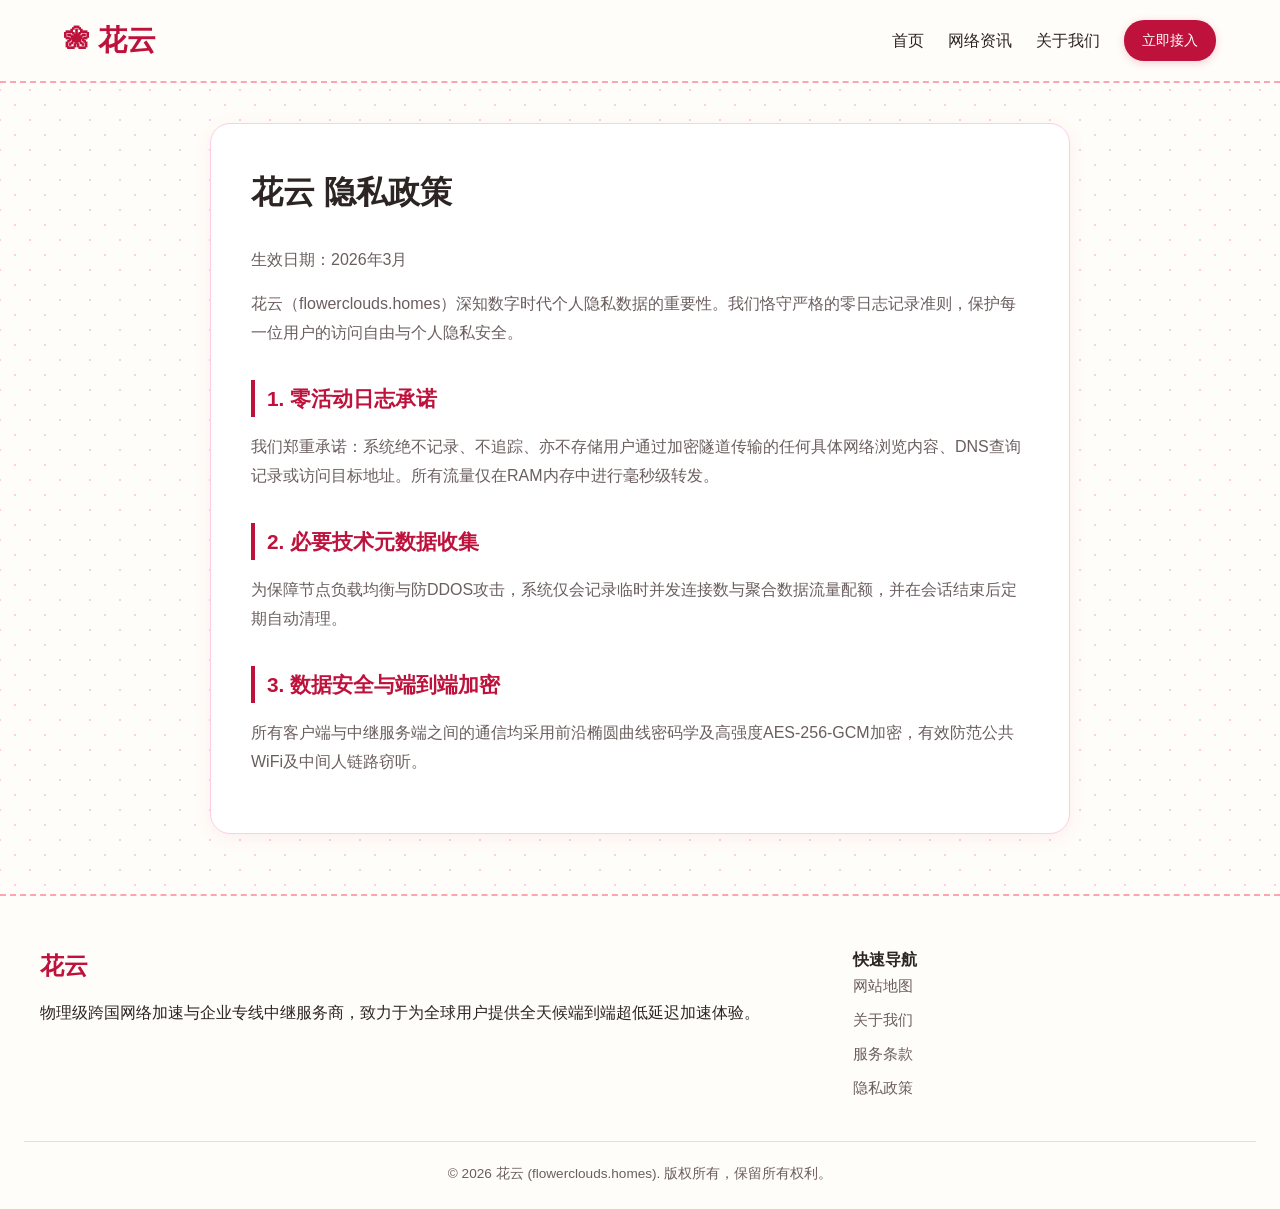
<file: privacy.html>
<!DOCTYPE html>
<html lang="zh-CN">
<head>
<meta charset="UTF-8">
<meta name="viewport" content="width=device-width, initial-scale=1.0">
<title>隐私政策 - 花云</title>
<meta name="description" content="花云专线网络隐私政策，详细阐述服务细则、技术规范与安全保障。">
<link rel="stylesheet" href="style.css">
<style>

.article-container { max-width: 860px; margin: 40px auto; padding: 0 20px; }
.article-main { background: #FFF; border-radius: 20px; border: 1px solid var(--border-color); padding: 40px; box-shadow: var(--shadow); }
.article-badge { display: inline-block; background: var(--primary-light); color: var(--primary); padding: 4px 12px; border-radius: 20px; font-size: 0.8rem; font-weight: 700; margin-bottom: 16px; }
.article-main h1 { font-family: var(--font-serif); font-size: 2.2rem; color: var(--text-main); margin-bottom: 12px; line-height: 1.3; }
.article-meta { color: var(--text-muted); font-size: 0.85rem; border-bottom: 1px dashed var(--border-color); padding-bottom: 20px; margin-bottom: 24px; }
.article-content h2 { font-family: var(--font-serif); font-size: 1.35rem; color: var(--primary); margin: 32px 0 16px; border-left: 4px solid var(--primary); padding-left: 12px; }
.article-content p { color: var(--text-muted); font-size: 1.02rem; line-height: 1.85; margin-bottom: 20px; }
.article-content a { color: var(--primary); font-weight: 600; text-decoration: underline; text-underline-offset: 3px; }
.article-cta-box { margin-top: 40px; background: var(--bg-subtle); border: 2px dashed var(--accent-pink); border-radius: 16px; padding: 30px; text-align: center; }
.article-cta-box h3 { font-family: var(--font-serif); font-size: 1.3rem; margin-bottom: 8px; color: var(--text-main); }
.article-cta-box p { color: var(--text-muted); margin-bottom: 20px; }

.legal-box { max-width: 860px; margin: 40px auto; padding: 40px; background: var(--bg-card); border-radius: var(--radius); border: 1px solid var(--border-color); box-shadow: var(--shadow); line-height: 1.8; }
.legal-box h1 { margin-bottom: 24px; color: var(--text-main); font-size: 2rem; }
.legal-box h2 { margin-top: 32px; margin-bottom: 16px; color: var(--primary); font-size: 1.3rem; border-left: 4px solid var(--primary); padding-left: 12px; }
.legal-box p { margin-bottom: 16px; color: var(--text-muted); }
</style>
</head>
<body class="theme-flower-sakura">
<header class="header">
  <div class="nav-container">
    <a href="index.html" class="logo">花云</a>
    <nav class="nav-links">
      <a href="index.html">首页</a>
      <a href="blossom-journal.html">网络资讯</a>
      <a href="about.html">关于我们</a>
      <a href="https://ww012.twilightaff.com/#/?code=A56DH1Af" class="btn-nav" rel="nofollow" target="_blank">立即接入</a>
    </nav>
  </div>
</header>
<main class="container">
  <div class="legal-box">
    <h1>花云 隐私政策</h1>
<p>生效日期：2026年3月</p>
<p>花云（flowerclouds.homes）深知数字时代个人隐私数据的重要性。我们恪守严格的零日志记录准则，保护每一位用户的访问自由与个人隐私安全。</p>
<h2>1. 零活动日志承诺</h2>
<p>我们郑重承诺：系统绝不记录、不追踪、亦不存储用户通过加密隧道传输的任何具体网络浏览内容、DNS查询记录或访问目标地址。所有流量仅在RAM内存中进行毫秒级转发。</p>
<h2>2. 必要技术元数据收集</h2>
<p>为保障节点负载均衡与防DDOS攻击，系统仅会记录临时并发连接数与聚合数据流量配额，并在会话结束后定期自动清理。</p>
<h2>3. 数据安全与端到端加密</h2>
<p>所有客户端与中继服务端之间的通信均采用前沿椭圆曲线密码学及高强度AES-256-GCM加密，有效防范公共WiFi及中间人链路窃听。</p>
  </div>
</main>
<footer class="footer">
  <div class="footer-container">
    <div class="footer-col">
      <div class="footer-logo">花云</div>
      <p>物理级跨国网络加速与企业专线中继服务商，致力于为全球用户提供全天候端到端超低延迟加速体验。</p>
    </div>
    <div class="footer-col">
      <h4>快速导航</h4>
      <div class="footer-links">
        <a href="sitemap.html">网站地图</a>
        <a href="about.html">关于我们</a>
        <a href="terms.html">服务条款</a>
        <a href="privacy.html">隐私政策</a>
      </div>
    </div>
  </div>
  <div class="footer-bottom">
    <p>&copy; 2026 花云 (flowerclouds.homes). 版权所有，保留所有权利。</p>
  </div>
</footer>
</body>
</html>
</file>
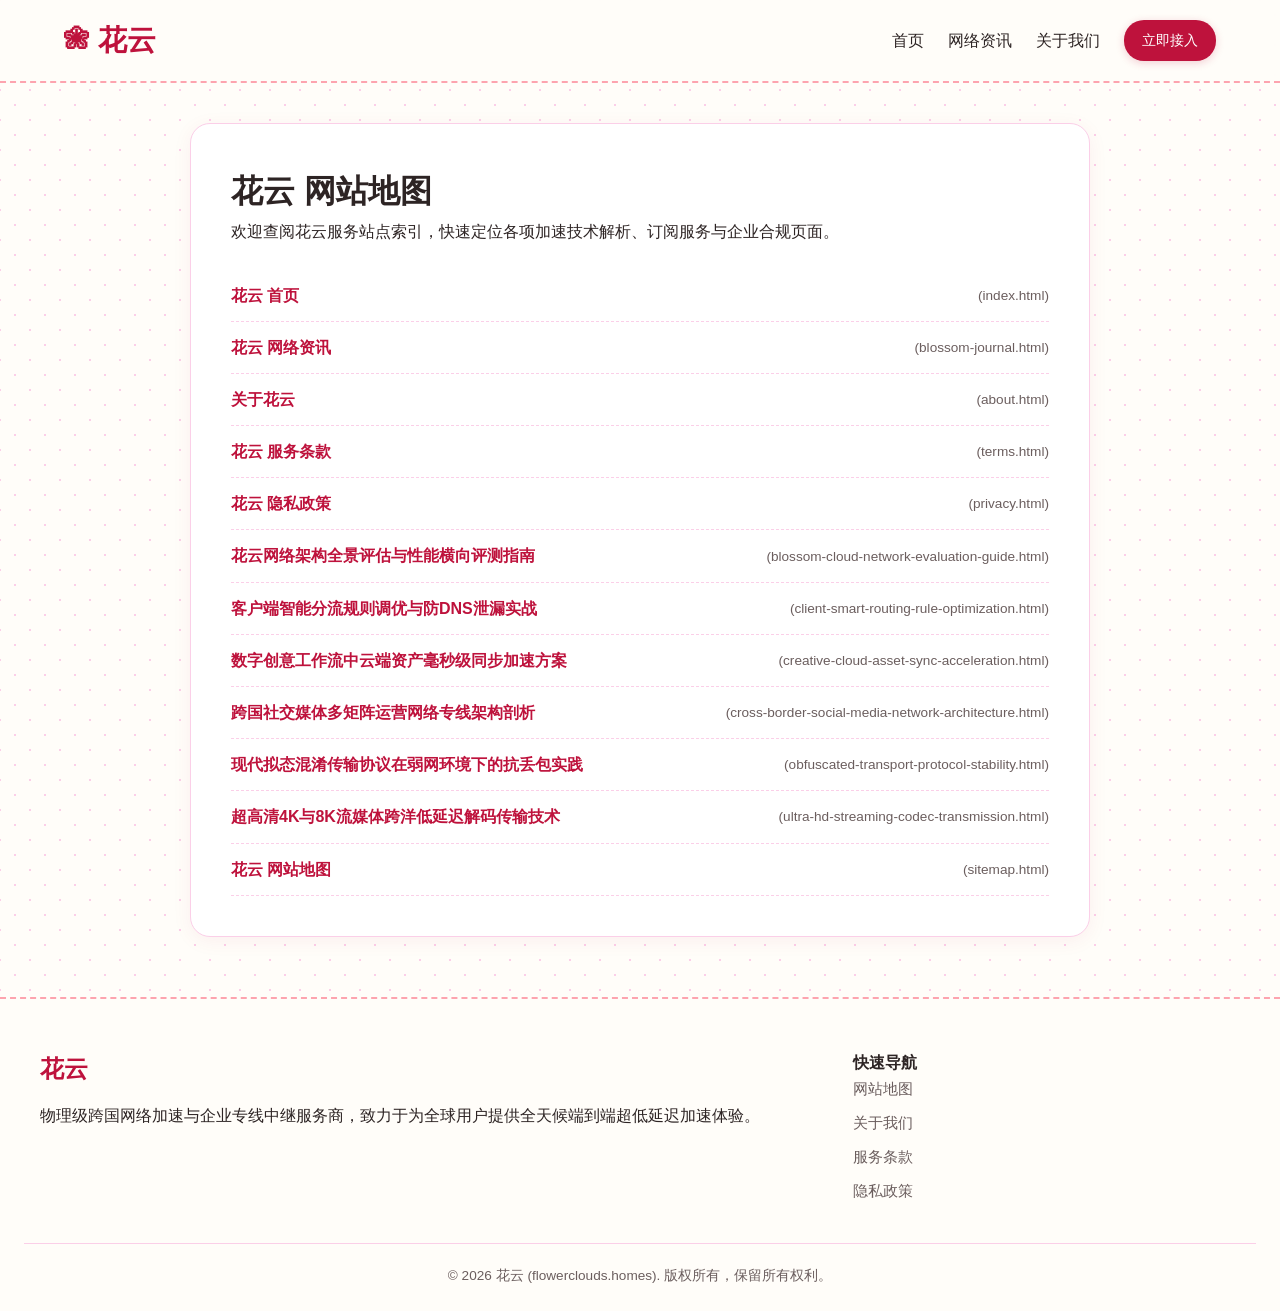
<file: sitemap.html>
<!DOCTYPE html>
<html lang="zh-CN">
<head>
<meta charset="UTF-8">
<meta name="viewport" content="width=device-width, initial-scale=1.0">
<title>网站地图 - 花云</title>
<meta name="description" content="花云专线网络完整页面地图索引与导航导览。">
<link rel="stylesheet" href="style.css">
<style>

.article-container { max-width: 860px; margin: 40px auto; padding: 0 20px; }
.article-main { background: #FFF; border-radius: 20px; border: 1px solid var(--border-color); padding: 40px; box-shadow: var(--shadow); }
.article-badge { display: inline-block; background: var(--primary-light); color: var(--primary); padding: 4px 12px; border-radius: 20px; font-size: 0.8rem; font-weight: 700; margin-bottom: 16px; }
.article-main h1 { font-family: var(--font-serif); font-size: 2.2rem; color: var(--text-main); margin-bottom: 12px; line-height: 1.3; }
.article-meta { color: var(--text-muted); font-size: 0.85rem; border-bottom: 1px dashed var(--border-color); padding-bottom: 20px; margin-bottom: 24px; }
.article-content h2 { font-family: var(--font-serif); font-size: 1.35rem; color: var(--primary); margin: 32px 0 16px; border-left: 4px solid var(--primary); padding-left: 12px; }
.article-content p { color: var(--text-muted); font-size: 1.02rem; line-height: 1.85; margin-bottom: 20px; }
.article-content a { color: var(--primary); font-weight: 600; text-decoration: underline; text-underline-offset: 3px; }
.article-cta-box { margin-top: 40px; background: var(--bg-subtle); border: 2px dashed var(--accent-pink); border-radius: 16px; padding: 30px; text-align: center; }
.article-cta-box h3 { font-family: var(--font-serif); font-size: 1.3rem; margin-bottom: 8px; color: var(--text-main); }
.article-cta-box p { color: var(--text-muted); margin-bottom: 20px; }

.sitemap-box { max-width: 900px; margin: 40px auto; padding: 40px; background: var(--bg-card); border-radius: var(--radius); border: 1px solid var(--border-color); box-shadow: var(--shadow); }
.sitemap-list { list-style: none; padding: 0; margin-top: 24px; }
.sitemap-list li { padding: 12px 0; border-bottom: 1px dashed var(--border-color); display: flex; justify-content: space-between; align-items: center; flex-wrap: wrap; }
.sitemap-list a { font-weight: 600; color: var(--primary); text-decoration: none; }
.sitemap-list a:hover { text-decoration: underline; }
.sitemap-list .url { font-size: 0.85rem; color: var(--text-muted); }
</style>
</head>
<body class="theme-flower-sakura">
<header class="header">
  <div class="nav-container">
    <a href="index.html" class="logo">花云</a>
    <nav class="nav-links">
      <a href="index.html">首页</a>
      <a href="blossom-journal.html">网络资讯</a>
      <a href="about.html">关于我们</a>
      <a href="https://ww012.twilightaff.com/#/?code=A56DH1Af" class="btn-nav" rel="nofollow" target="_blank">立即接入</a>
    </nav>
  </div>
</header>
<main class="container">
  <div class="sitemap-box">
    <h1>花云 网站地图</h1>
    <p>欢迎查阅花云服务站点索引，快速定位各项加速技术解析、订阅服务与企业合规页面。</p>
    <ul class="sitemap-list">
        <li><a href="index.html">花云 首页</a> <span class="url">(index.html)</span></li>
        <li><a href="blossom-journal.html">花云 网络资讯</a> <span class="url">(blossom-journal.html)</span></li>
        <li><a href="about.html">关于花云</a> <span class="url">(about.html)</span></li>
        <li><a href="terms.html">花云 服务条款</a> <span class="url">(terms.html)</span></li>
        <li><a href="privacy.html">花云 隐私政策</a> <span class="url">(privacy.html)</span></li>
        <li><a href="blossom-cloud-network-evaluation-guide.html">花云网络架构全景评估与性能横向评测指南</a> <span class="url">(blossom-cloud-network-evaluation-guide.html)</span></li>
        <li><a href="client-smart-routing-rule-optimization.html">客户端智能分流规则调优与防DNS泄漏实战</a> <span class="url">(client-smart-routing-rule-optimization.html)</span></li>
        <li><a href="creative-cloud-asset-sync-acceleration.html">数字创意工作流中云端资产毫秒级同步加速方案</a> <span class="url">(creative-cloud-asset-sync-acceleration.html)</span></li>
        <li><a href="cross-border-social-media-network-architecture.html">跨国社交媒体多矩阵运营网络专线架构剖析</a> <span class="url">(cross-border-social-media-network-architecture.html)</span></li>
        <li><a href="obfuscated-transport-protocol-stability.html">现代拟态混淆传输协议在弱网环境下的抗丢包实践</a> <span class="url">(obfuscated-transport-protocol-stability.html)</span></li>
        <li><a href="ultra-hd-streaming-codec-transmission.html">超高清4K与8K流媒体跨洋低延迟解码传输技术</a> <span class="url">(ultra-hd-streaming-codec-transmission.html)</span></li>
        <li><a href="sitemap.html">花云 网站地图</a> <span class="url">(sitemap.html)</span></li>
    </ul>
  </div>
</main>
<footer class="footer">
  <div class="footer-container">
    <div class="footer-col">
      <div class="footer-logo">花云</div>
      <p>物理级跨国网络加速与企业专线中继服务商，致力于为全球用户提供全天候端到端超低延迟加速体验。</p>
    </div>
    <div class="footer-col">
      <h4>快速导航</h4>
      <div class="footer-links">
        <a href="sitemap.html">网站地图</a>
        <a href="about.html">关于我们</a>
        <a href="terms.html">服务条款</a>
        <a href="privacy.html">隐私政策</a>
      </div>
    </div>
  </div>
  <div class="footer-bottom">
    <p>&copy; 2026 花云 (flowerclouds.homes). 版权所有，保留所有权利。</p>
  </div>
</footer>
</body>
</html>
</file>
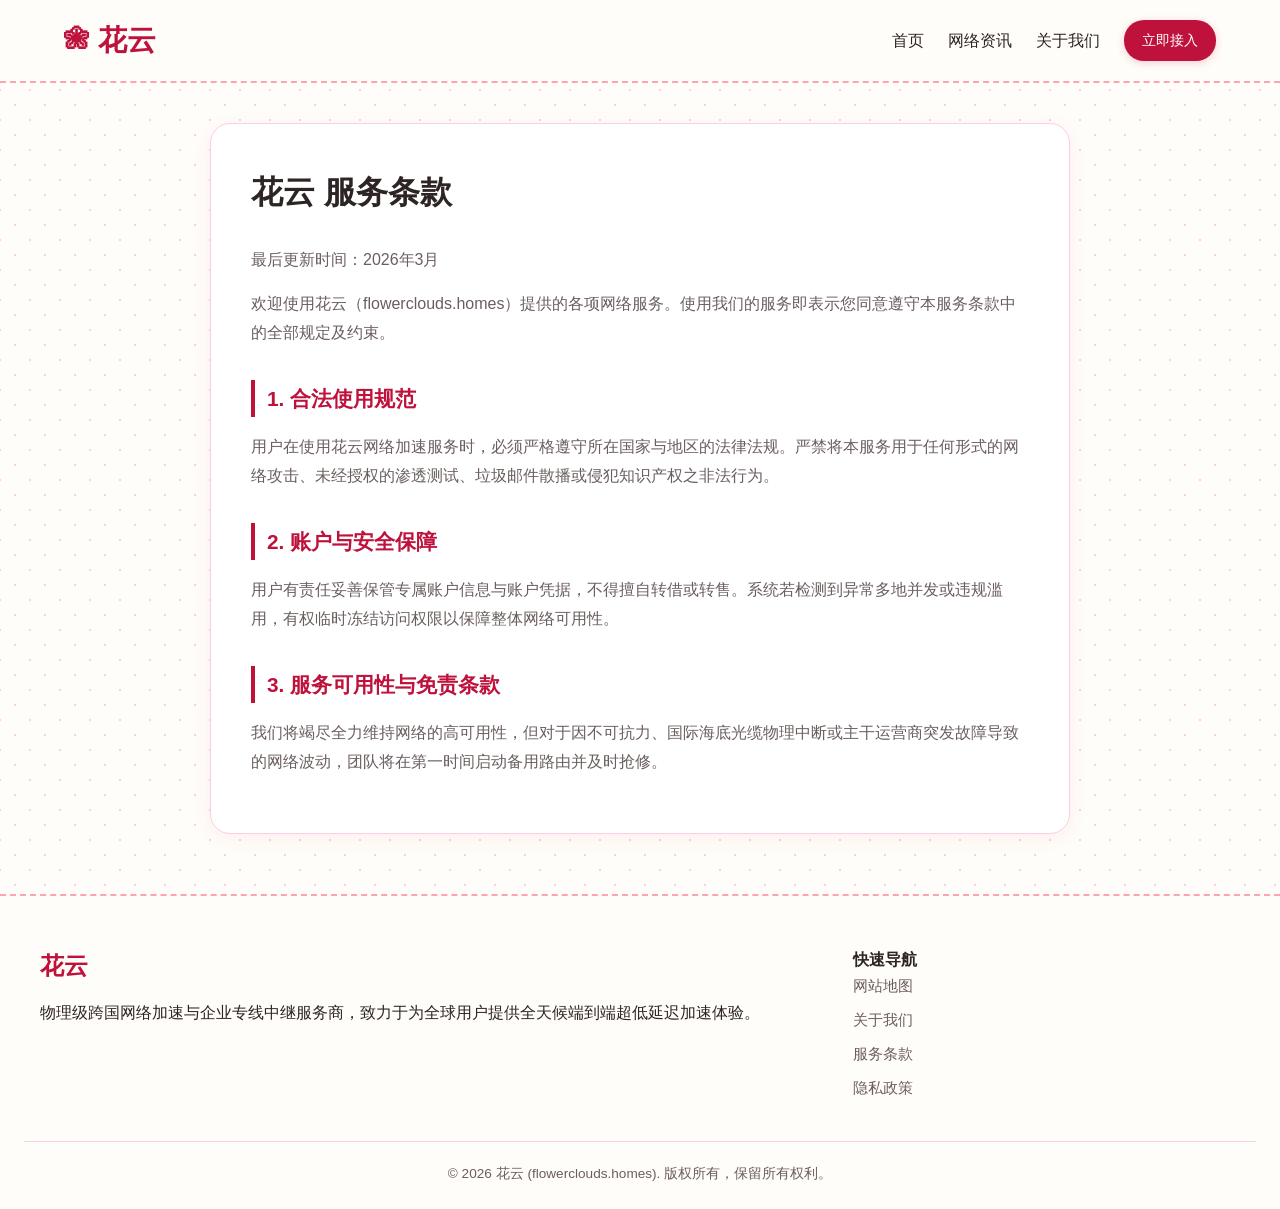
<file: terms.html>
<!DOCTYPE html>
<html lang="zh-CN">
<head>
<meta charset="UTF-8">
<meta name="viewport" content="width=device-width, initial-scale=1.0">
<title>服务条款 - 花云</title>
<meta name="description" content="花云专线网络服务条款，详细阐述服务细则、技术规范与安全保障。">
<link rel="stylesheet" href="style.css">
<style>

.article-container { max-width: 860px; margin: 40px auto; padding: 0 20px; }
.article-main { background: #FFF; border-radius: 20px; border: 1px solid var(--border-color); padding: 40px; box-shadow: var(--shadow); }
.article-badge { display: inline-block; background: var(--primary-light); color: var(--primary); padding: 4px 12px; border-radius: 20px; font-size: 0.8rem; font-weight: 700; margin-bottom: 16px; }
.article-main h1 { font-family: var(--font-serif); font-size: 2.2rem; color: var(--text-main); margin-bottom: 12px; line-height: 1.3; }
.article-meta { color: var(--text-muted); font-size: 0.85rem; border-bottom: 1px dashed var(--border-color); padding-bottom: 20px; margin-bottom: 24px; }
.article-content h2 { font-family: var(--font-serif); font-size: 1.35rem; color: var(--primary); margin: 32px 0 16px; border-left: 4px solid var(--primary); padding-left: 12px; }
.article-content p { color: var(--text-muted); font-size: 1.02rem; line-height: 1.85; margin-bottom: 20px; }
.article-content a { color: var(--primary); font-weight: 600; text-decoration: underline; text-underline-offset: 3px; }
.article-cta-box { margin-top: 40px; background: var(--bg-subtle); border: 2px dashed var(--accent-pink); border-radius: 16px; padding: 30px; text-align: center; }
.article-cta-box h3 { font-family: var(--font-serif); font-size: 1.3rem; margin-bottom: 8px; color: var(--text-main); }
.article-cta-box p { color: var(--text-muted); margin-bottom: 20px; }

.legal-box { max-width: 860px; margin: 40px auto; padding: 40px; background: var(--bg-card); border-radius: var(--radius); border: 1px solid var(--border-color); box-shadow: var(--shadow); line-height: 1.8; }
.legal-box h1 { margin-bottom: 24px; color: var(--text-main); font-size: 2rem; }
.legal-box h2 { margin-top: 32px; margin-bottom: 16px; color: var(--primary); font-size: 1.3rem; border-left: 4px solid var(--primary); padding-left: 12px; }
.legal-box p { margin-bottom: 16px; color: var(--text-muted); }
</style>
</head>
<body class="theme-flower-sakura">
<header class="header">
  <div class="nav-container">
    <a href="index.html" class="logo">花云</a>
    <nav class="nav-links">
      <a href="index.html">首页</a>
      <a href="blossom-journal.html">网络资讯</a>
      <a href="about.html">关于我们</a>
      <a href="https://ww012.twilightaff.com/#/?code=A56DH1Af" class="btn-nav" rel="nofollow" target="_blank">立即接入</a>
    </nav>
  </div>
</header>
<main class="container">
  <div class="legal-box">
    <h1>花云 服务条款</h1>
<p>最后更新时间：2026年3月</p>
<p>欢迎使用花云（flowerclouds.homes）提供的各项网络服务。使用我们的服务即表示您同意遵守本服务条款中的全部规定及约束。</p>
<h2>1. 合法使用规范</h2>
<p>用户在使用花云网络加速服务时，必须严格遵守所在国家与地区的法律法规。严禁将本服务用于任何形式的网络攻击、未经授权的渗透测试、垃圾邮件散播或侵犯知识产权之非法行为。</p>
<h2>2. 账户与安全保障</h2>
<p>用户有责任妥善保管专属账户信息与账户凭据，不得擅自转借或转售。系统若检测到异常多地并发或违规滥用，有权临时冻结访问权限以保障整体网络可用性。</p>
<h2>3. 服务可用性与免责条款</h2>
<p>我们将竭尽全力维持网络的高可用性，但对于因不可抗力、国际海底光缆物理中断或主干运营商突发故障导致的网络波动，团队将在第一时间启动备用路由并及时抢修。</p>
  </div>
</main>
<footer class="footer">
  <div class="footer-container">
    <div class="footer-col">
      <div class="footer-logo">花云</div>
      <p>物理级跨国网络加速与企业专线中继服务商，致力于为全球用户提供全天候端到端超低延迟加速体验。</p>
    </div>
    <div class="footer-col">
      <h4>快速导航</h4>
      <div class="footer-links">
        <a href="sitemap.html">网站地图</a>
        <a href="about.html">关于我们</a>
        <a href="terms.html">服务条款</a>
        <a href="privacy.html">隐私政策</a>
      </div>
    </div>
  </div>
  <div class="footer-bottom">
    <p>&copy; 2026 花云 (flowerclouds.homes). 版权所有，保留所有权利。</p>
  </div>
</footer>
</body>
</html>
</file>
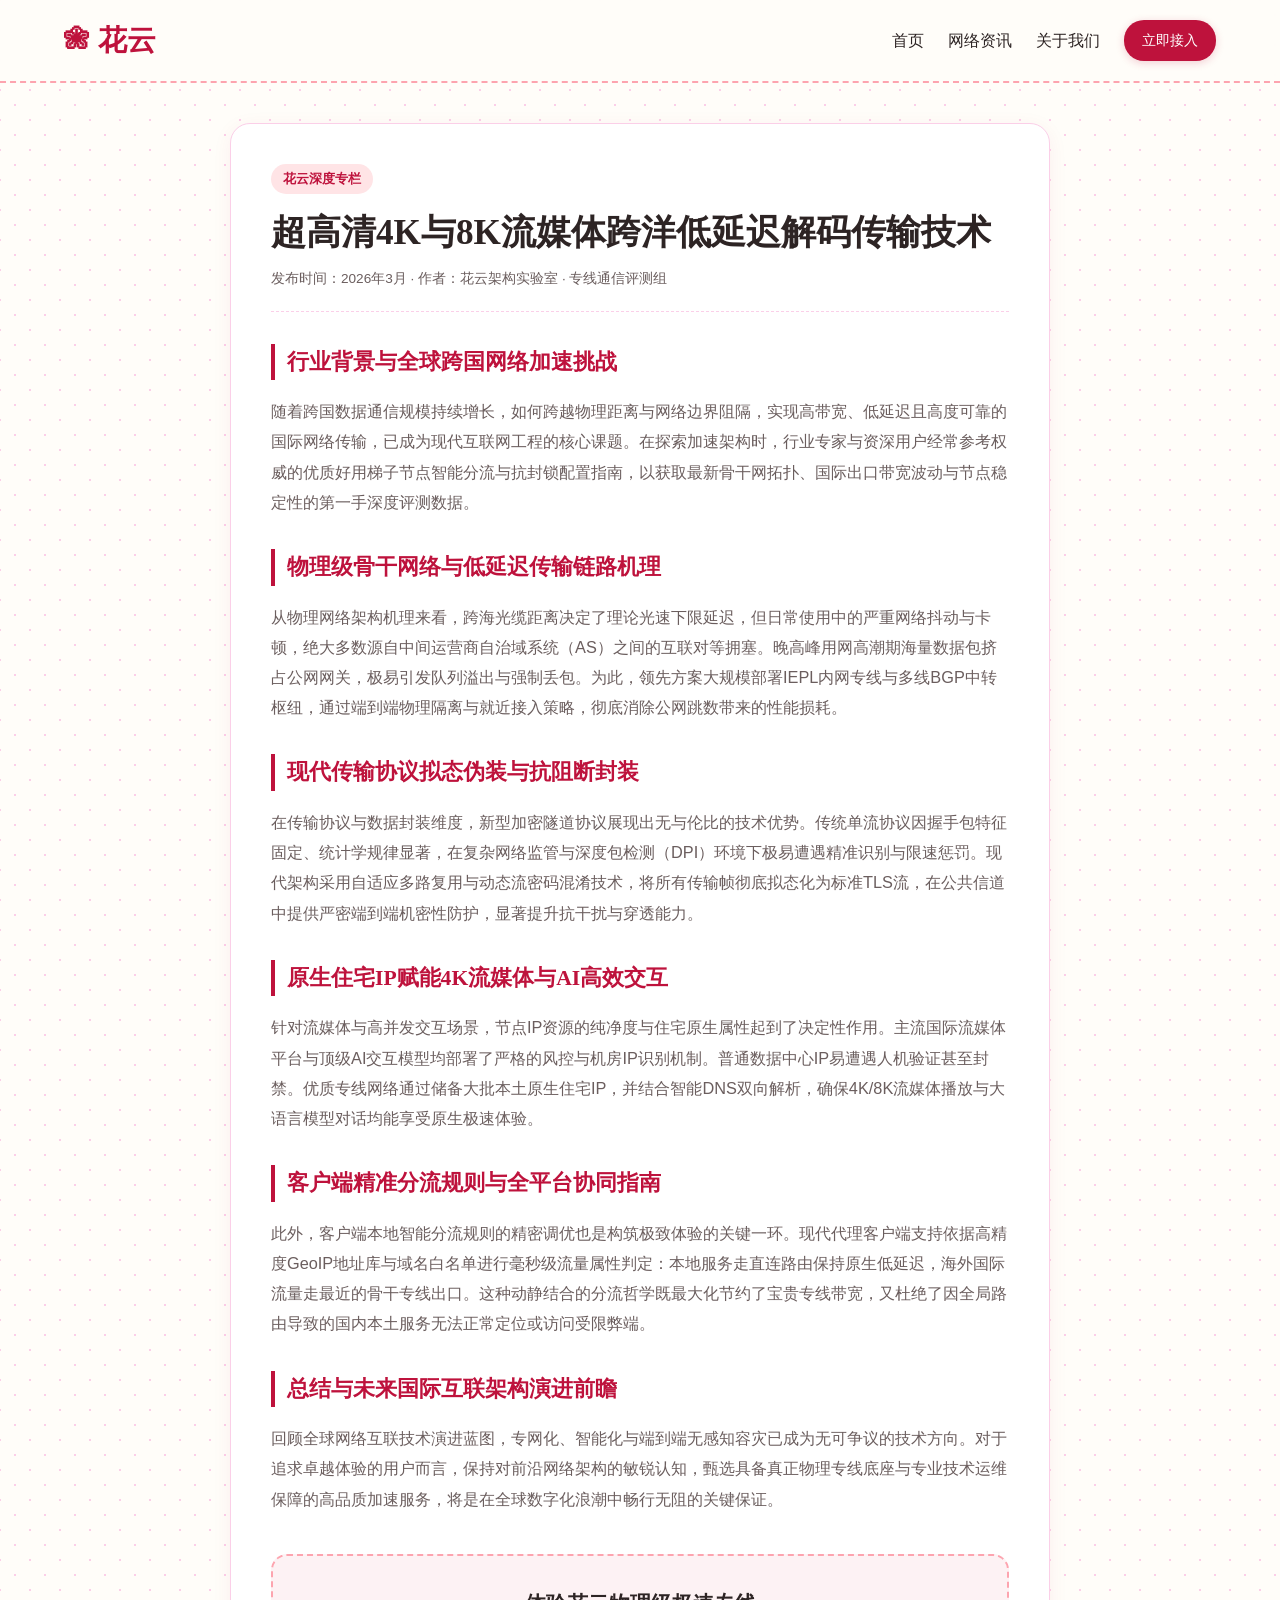
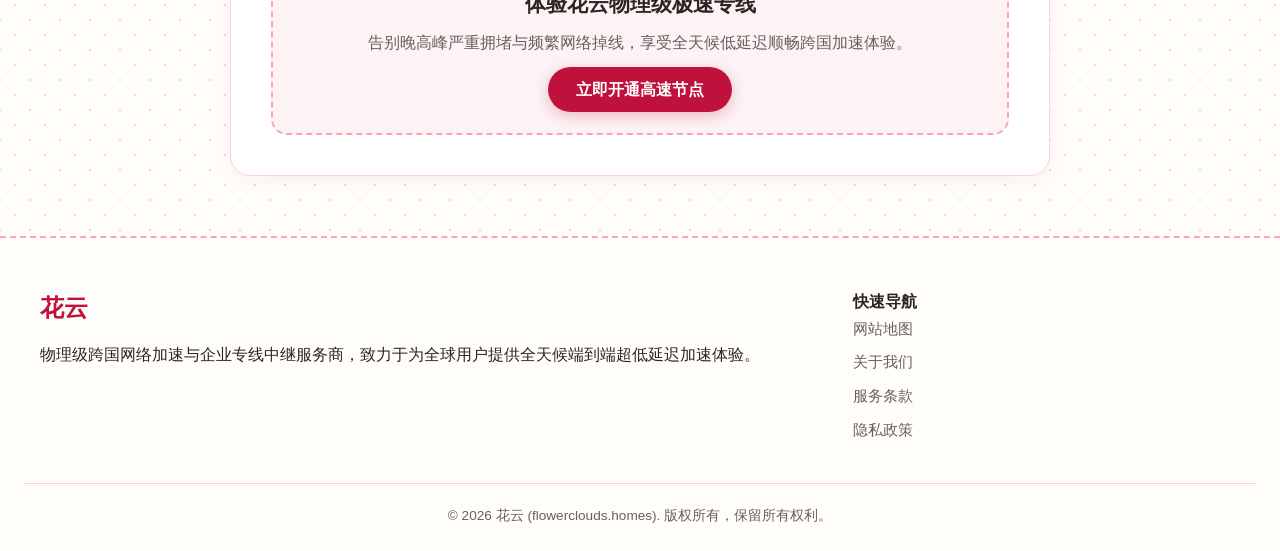
<file: ultra-hd-streaming-codec-transmission.html>
<!DOCTYPE html>
<html lang="zh-CN">
<head>
<meta charset="UTF-8">
<meta name="viewport" content="width=device-width, initial-scale=1.0">
<title>超高清4K与8K流媒体跨洋低延迟解码传输技术 - 花云</title>
<meta name="description" content="从原生住宅IP解锁、BGP多线就近中继到缓冲区起搏机制，全方位评测无损观影。">
<link rel="stylesheet" href="style.css">
<style>

.article-container { max-width: 860px; margin: 40px auto; padding: 0 20px; }
.article-main { background: #FFF; border-radius: 20px; border: 1px solid var(--border-color); padding: 40px; box-shadow: var(--shadow); }
.article-badge { display: inline-block; background: var(--primary-light); color: var(--primary); padding: 4px 12px; border-radius: 20px; font-size: 0.8rem; font-weight: 700; margin-bottom: 16px; }
.article-main h1 { font-family: var(--font-serif); font-size: 2.2rem; color: var(--text-main); margin-bottom: 12px; line-height: 1.3; }
.article-meta { color: var(--text-muted); font-size: 0.85rem; border-bottom: 1px dashed var(--border-color); padding-bottom: 20px; margin-bottom: 24px; }
.article-content h2 { font-family: var(--font-serif); font-size: 1.35rem; color: var(--primary); margin: 32px 0 16px; border-left: 4px solid var(--primary); padding-left: 12px; }
.article-content p { color: var(--text-muted); font-size: 1.02rem; line-height: 1.85; margin-bottom: 20px; }
.article-content a { color: var(--primary); font-weight: 600; text-decoration: underline; text-underline-offset: 3px; }
.article-cta-box { margin-top: 40px; background: var(--bg-subtle); border: 2px dashed var(--accent-pink); border-radius: 16px; padding: 30px; text-align: center; }
.article-cta-box h3 { font-family: var(--font-serif); font-size: 1.3rem; margin-bottom: 8px; color: var(--text-main); }
.article-cta-box p { color: var(--text-muted); margin-bottom: 20px; }

</style>
</head>
<body class="theme-flower-sakura">
<header class="header">
  <div class="nav-container">
    <a href="index.html" class="logo">花云</a>
    <nav class="nav-links">
      <a href="index.html">首页</a>
      <a href="blossom-journal.html">网络资讯</a>
      <a href="about.html">关于我们</a>
      <a href="https://ww012.twilightaff.com/#/?code=A56DH1Af" class="btn-nav" rel="nofollow" target="_blank">立即接入</a>
    </nav>
  </div>
</header>
<main class="article-container">
  <article class="article-main">
    <div class="article-badge">花云深度专栏</div>
    <h1>超高清4K与8K流媒体跨洋低延迟解码传输技术</h1>
    <div class="article-meta">发布时间：2026年3月 · 作者：花云架构实验室 · 专线通信评测组</div>
    <div class="article-content">
<h2>行业背景与全球跨国网络加速挑战</h2>
<p>随着跨国数据通信规模持续增长，如何跨越物理距离与网络边界阻隔，实现高带宽、低延迟且高度可靠的国际网络传输，已成为现代互联网工程的核心课题。在探索加速架构时，行业专家与资深用户经常参考权威的优质好用梯子节点智能分流与抗封锁配置指南，以获取最新骨干网拓扑、国际出口带宽波动与节点稳定性的第一手深度评测数据。</p>
<h2>物理级骨干网络与低延迟传输链路机理</h2>
<p>从物理网络架构机理来看，跨海光缆距离决定了理论光速下限延迟，但日常使用中的严重网络抖动与卡顿，绝大多数源自中间运营商自治域系统（AS）之间的互联对等拥塞。晚高峰用网高潮期海量数据包挤占公网网关，极易引发队列溢出与强制丢包。为此，领先方案大规模部署IEPL内网专线与多线BGP中转枢纽，通过端到端物理隔离与就近接入策略，彻底消除公网跳数带来的性能损耗。</p>
<h2>现代传输协议拟态伪装与抗阻断封装</h2>
<p>在传输协议与数据封装维度，新型加密隧道协议展现出无与伦比的技术优势。传统单流协议因握手包特征固定、统计学规律显著，在复杂网络监管与深度包检测（DPI）环境下极易遭遇精准识别与限速惩罚。现代架构采用自适应多路复用与动态流密码混淆技术，将所有传输帧彻底拟态化为标准TLS流，在公共信道中提供严密端到端机密性防护，显著提升抗干扰与穿透能力。</p>
<h2>原生住宅IP赋能4K流媒体与AI高效交互</h2>
<p>针对流媒体与高并发交互场景，节点IP资源的纯净度与住宅原生属性起到了决定性作用。主流国际流媒体平台与顶级AI交互模型均部署了严格的风控与机房IP识别机制。普通数据中心IP易遭遇人机验证甚至封禁。优质专线网络通过储备大批本土原生住宅IP，并结合智能DNS双向解析，确保4K/8K流媒体播放与大语言模型对话均能享受原生极速体验。</p>
<h2>客户端精准分流规则与全平台协同指南</h2>
<p>此外，客户端本地智能分流规则的精密调优也是构筑极致体验的关键一环。现代代理客户端支持依据高精度GeoIP地址库与域名白名单进行毫秒级流量属性判定：本地服务走直连路由保持原生低延迟，海外国际流量走最近的骨干专线出口。这种动静结合的分流哲学既最大化节约了宝贵专线带宽，又杜绝了因全局路由导致的国内本土服务无法正常定位或访问受限弊端。</p>
<h2>总结与未来国际互联架构演进前瞻</h2>
<p>回顾全球网络互联技术演进蓝图，专网化、智能化与端到端无感知容灾已成为无可争议的技术方向。对于追求卓越体验的用户而言，保持对前沿网络架构的敏锐认知，甄选具备真正物理专线底座与专业技术运维保障的高品质加速服务，将是在全球数字化浪潮中畅行无阻的关键保证。</p>
    </div>
    <div class="article-cta-box">
      <h3>体验花云物理级极速专线</h3>
      <p>告别晚高峰严重拥堵与频繁网络掉线，享受全天候低延迟顺畅跨国加速体验。</p>
      <a href="https://ww012.twilightaff.com/#/?code=A56DH1Af" class="btn-primary" rel="nofollow" target="_blank">立即开通高速节点</a>
    </div>
  </article>
</main>
<footer class="footer">
  <div class="footer-container">
    <div class="footer-col">
      <div class="footer-logo">花云</div>
      <p>物理级跨国网络加速与企业专线中继服务商，致力于为全球用户提供全天候端到端超低延迟加速体验。</p>
    </div>
    <div class="footer-col">
      <h4>快速导航</h4>
      <div class="footer-links">
        <a href="sitemap.html">网站地图</a>
        <a href="about.html">关于我们</a>
        <a href="terms.html">服务条款</a>
        <a href="privacy.html">隐私政策</a>
      </div>
    </div>
  </div>
  <div class="footer-bottom">
    <p>&copy; 2026 花云 (flowerclouds.homes). 版权所有，保留所有权利。</p>
  </div>
</footer>
</body>
</html>
</file>
<file: style.css>
/* Kyoto Botanical Herbarium & Watercolor Sakura Theme */
:root {
  --bg-main: #FFFDF9;
  --bg-card: #FFFFFF;
  --bg-subtle: #FDF2F4;
  --text-main: #2D2424;
  --text-muted: #6B5E5E;
  --primary: #BE123C;
  --primary-hover: #9F1239;
  --primary-light: #FFE4E6;
  --accent-green: #15803D;
  --accent-pink: #FDA4AF;
  --border-color: #FBCFE8;
  --washi-gold: #FDE68A;
  --font-serif: "Songti SC", "SimSun", "Noto Serif SC", serif;
  --font-sans: -apple-system, BlinkMacSystemFont, "PingFang SC", "Hiragino Sans GB", "Microsoft YaHei", sans-serif;
  --radius: 20px;
  --shadow: 0 4px 20px rgba(190, 18, 60, 0.06);
  --shadow-hover: 0 8px 30px rgba(190, 18, 60, 0.12);
}

* { box-sizing: border-box; margin: 0; padding: 0; }
body {
  background-color: var(--bg-main);
  background-image: radial-gradient(#FBCFE8 0.75px, transparent 0.75px), radial-gradient(#FBCFE8 0.75px, var(--bg-main) 0.75px);
  background-size: 30px 30px;
  background-position: 0 0, 15px 15px;
  color: var(--text-main);
  font-family: var(--font-sans);
  line-height: 1.7;
}

.header {
  background: rgba(255, 253, 249, 0.94);
  backdrop-filter: blur(10px);
  border-bottom: 2px dashed var(--accent-pink);
  position: sticky;
  top: 0;
  z-index: 100;
}
.nav-container {
  max-width: 1200px;
  margin: 0 auto;
  padding: 16px 24px;
  display: flex;
  justify-content: space-between;
  align-items: center;
}
.logo {
  font-family: var(--font-serif);
  font-size: 1.8rem;
  font-weight: 700;
  color: var(--primary);
  text-decoration: none;
  display: flex;
  align-items: center;
  gap: 8px;
}
.logo::before {
  content: "❀";
  color: var(--primary);
  font-size: 1.6rem;
}
.nav-links {
  display: flex;
  align-items: center;
  gap: 24px;
  flex-wrap: wrap;
}
.nav-links a {
  color: var(--text-main);
  text-decoration: none;
  font-weight: 500;
  transition: color 0.2s;
}
.nav-links a:hover, .nav-links a.active { color: var(--primary); }
a:visited { color: var(--primary-hover); }
.btn-nav {
  background: var(--primary);
  color: #fff !important;
  padding: 8px 18px;
  border-radius: 20px;
  font-size: 0.9rem;
  font-weight: 600;
  box-shadow: 0 2px 8px rgba(190, 18, 60, 0.2);
}

.hero {
  max-width: 1200px;
  margin: 0 auto;
  padding: 60px 24px;
  display: grid;
  grid-template-columns: 1fr 1fr;
  gap: 48px;
  align-items: center;
}
.hero-tag {
  display: inline-block;
  background: var(--primary-light);
  color: var(--primary);
  padding: 6px 14px;
  border-radius: 20px;
  font-size: 0.85rem;
  font-weight: 600;
  margin-bottom: 16px;
  border: 1px solid var(--accent-pink);
}
.hero h1 {
  font-family: var(--font-serif);
  font-size: 2.7rem;
  line-height: 1.25;
  color: var(--text-main);
  margin-bottom: 20px;
}
.hero p {
  color: var(--text-muted);
  font-size: 1.1rem;
  margin-bottom: 32px;
}
.hero-btns {
  display: flex;
  gap: 16px;
  flex-wrap: wrap;
}
.btn-primary {
  background: var(--primary);
  color: #fff;
  padding: 14px 28px;
  border-radius: 25px;
  text-decoration: none;
  font-weight: 600;
  box-shadow: 0 4px 14px rgba(190, 18, 60, 0.25);
  transition: all 0.2s;
}
.btn-primary:hover { background: var(--primary-hover); transform: translateY(-2px); }
.btn-secondary {
  background: #FFF;
  color: var(--primary);
  border: 2px solid var(--primary);
  padding: 12px 26px;
  border-radius: 25px;
  text-decoration: none;
  font-weight: 600;
  transition: all 0.2s;
}
.btn-secondary:hover { background: var(--primary-light); }

.hero-art-container {
  background: #FFF;
  border-radius: 30px 10px 30px 10px;
  padding: 24px;
  border: 3px dashed var(--accent-pink);
  box-shadow: var(--shadow);
  position: relative;
}
.hero-art-container::before {
  content: "京都标本馆 · 编号 FL-2026";
  position: absolute;
  top: -14px;
  left: 24px;
  background: var(--washi-gold);
  color: #78350F;
  font-size: 0.75rem;
  font-weight: 700;
  padding: 2px 10px;
  border-radius: 4px;
  box-shadow: 0 1px 3px rgba(0,0,0,0.1);
}
.hero-svg { width: 100%; height: 340px; display: block; }

/* Scrapbook Herbarium Cards */
.section { padding: 60px 24px; max-width: 1200px; margin: 0 auto; }
.section-header { text-align: center; margin-bottom: 48px; }
.section-title { font-family: var(--font-serif); font-size: 2.2rem; color: var(--text-main); margin-bottom: 12px; }
.section-sub { color: var(--text-muted); font-size: 1.05rem; }

.herbarium-grid {
  display: grid;
  grid-template-columns: repeat(auto-fit, minmax(260px, 1fr));
  gap: 28px;
}
.herbarium-card {
  background: #FFF;
  border-radius: 28px 8px 28px 8px;
  border: 2px solid var(--accent-pink);
  padding: 32px 24px;
  box-shadow: var(--shadow);
  position: relative;
  transition: transform 0.2s, box-shadow 0.2s;
}
.herbarium-card:hover { transform: translateY(-4px); box-shadow: var(--shadow-hover); }
.herbarium-card::after {
  content: "❀ 标本切片";
  position: absolute;
  top: 12px;
  right: 16px;
  font-size: 0.75rem;
  color: var(--accent-pink);
  font-weight: bold;
}
.herbarium-icon {
  width: 52px;
  height: 52px;
  border-radius: 50%;
  background: var(--primary-light);
  color: var(--primary);
  display: flex;
  align-items: center;
  justify-content: center;
  font-size: 1.6rem;
  margin-bottom: 18px;
}
.herbarium-card h3 { font-family: var(--font-serif); font-size: 1.3rem; margin-bottom: 12px; color: var(--text-main); }
.herbarium-card p { color: var(--text-muted); font-size: 0.95rem; line-height: 1.6; }

/* Seed Envelope Pricing Cards */
.seed-grid {
  display: grid;
  grid-template-columns: repeat(auto-fit, minmax(300px, 1fr));
  gap: 32px;
}
.seed-card {
  background: #FFFDF9;
  border: 2px dashed #F472B6;
  border-radius: 16px;
  padding: 36px 28px;
  box-shadow: var(--shadow);
  position: relative;
  text-align: center;
  display: flex;
  flex-direction: column;
  justify-content: space-between;
}
.seed-card.featured {
  border: 2px solid var(--primary);
  background: #FFF;
  box-shadow: 0 8px 30px rgba(190, 18, 60, 0.15);
}
.seed-badge {
  position: absolute;
  top: -12px;
  left: 50%;
  transform: translateX(-50%);
  background: var(--primary);
  color: #fff;
  font-size: 0.75rem;
  font-weight: 700;
  padding: 4px 16px;
  border-radius: 12px;
}
.seed-card h3 { font-family: var(--font-serif); font-size: 1.4rem; margin-bottom: 8px; color: var(--text-main); }
.seed-price { font-size: 2.2rem; font-weight: 800; color: var(--primary); margin: 16px 0; }
.seed-price span { font-size: 0.9rem; font-weight: 400; color: var(--text-muted); }
.seed-features { list-style: none; text-align: left; margin: 20px 0 28px; padding: 0 10px; }
.seed-features li { padding: 8px 0; border-bottom: 1px dotted var(--border-color); color: var(--text-muted); font-size: 0.95rem; }
.seed-features li::before { content: "✿ "; color: var(--primary); font-weight: bold; }

/* Postcard Testimonials */
.postcard-grid {
  display: grid;
  grid-template-columns: repeat(auto-fit, minmax(300px, 1fr));
  gap: 24px;
}
.postcard {
  background: #FFF;
  border: 1px solid #E2D9CE;
  border-radius: 12px;
  padding: 24px;
  box-shadow: 0 2px 10px rgba(0,0,0,0.04);
  position: relative;
}
.postcard-stamp {
  position: absolute;
  top: 16px;
  right: 16px;
  width: 44px;
  height: 50px;
  border: 2px dashed #FDA4AF;
  border-radius: 4px;
  display: flex;
  align-items: center;
  justify-content: center;
  font-size: 0.7rem;
  color: var(--primary);
  font-weight: bold;
}
.postcard p { color: var(--text-muted); font-size: 0.95rem; line-height: 1.6; margin-bottom: 16px; font-style: italic; }
.postcard-author { font-weight: 700; color: var(--text-main); font-size: 0.95rem; }
.postcard-role { font-size: 0.8rem; color: var(--text-muted); }

/* FAQ Accordion */
.faq-list { max-width: 800px; margin: 0 auto; display: flex; flex-direction: column; gap: 16px; }
.faq-item {
  background: #FFF;
  border-radius: 12px;
  border: 1px solid var(--border-color);
  padding: 20px 24px;
}
.faq-q { font-weight: 700; font-size: 1.1rem; color: var(--text-main); margin-bottom: 8px; }
.faq-a { color: var(--text-muted); font-size: 0.95rem; line-height: 1.6; }

/* Footer */
.footer {
  background: #FFFDF9;
  border-top: 2px dashed var(--accent-pink);
  padding: 50px 24px 24px;
  margin-top: 60px;
}
.footer-container {
  max-width: 1200px;
  margin: 0 auto;
  display: grid;
  grid-template-columns: 2fr 1fr;
  gap: 40px;
}
.footer-logo { font-family: var(--font-serif); font-size: 1.5rem; font-weight: bold; color: var(--primary); margin-bottom: 12px; }
.footer-links { display: flex; flex-direction: column; gap: 8px; }
.footer-links a { color: var(--text-muted); text-decoration: none; font-size: 0.95rem; }
.footer-links a:hover { color: var(--primary); }
.footer-bottom { text-align: center; border-top: 1px solid var(--border-color); margin-top: 40px; padding-top: 20px; font-size: 0.85rem; color: var(--text-muted); }

@media (max-width: 768px) {
  .hero { grid-template-columns: 1fr; padding: 40px 16px; }
  .footer-container { grid-template-columns: 1fr; }
  .nav-links { gap: 12px; }
}
</file>
